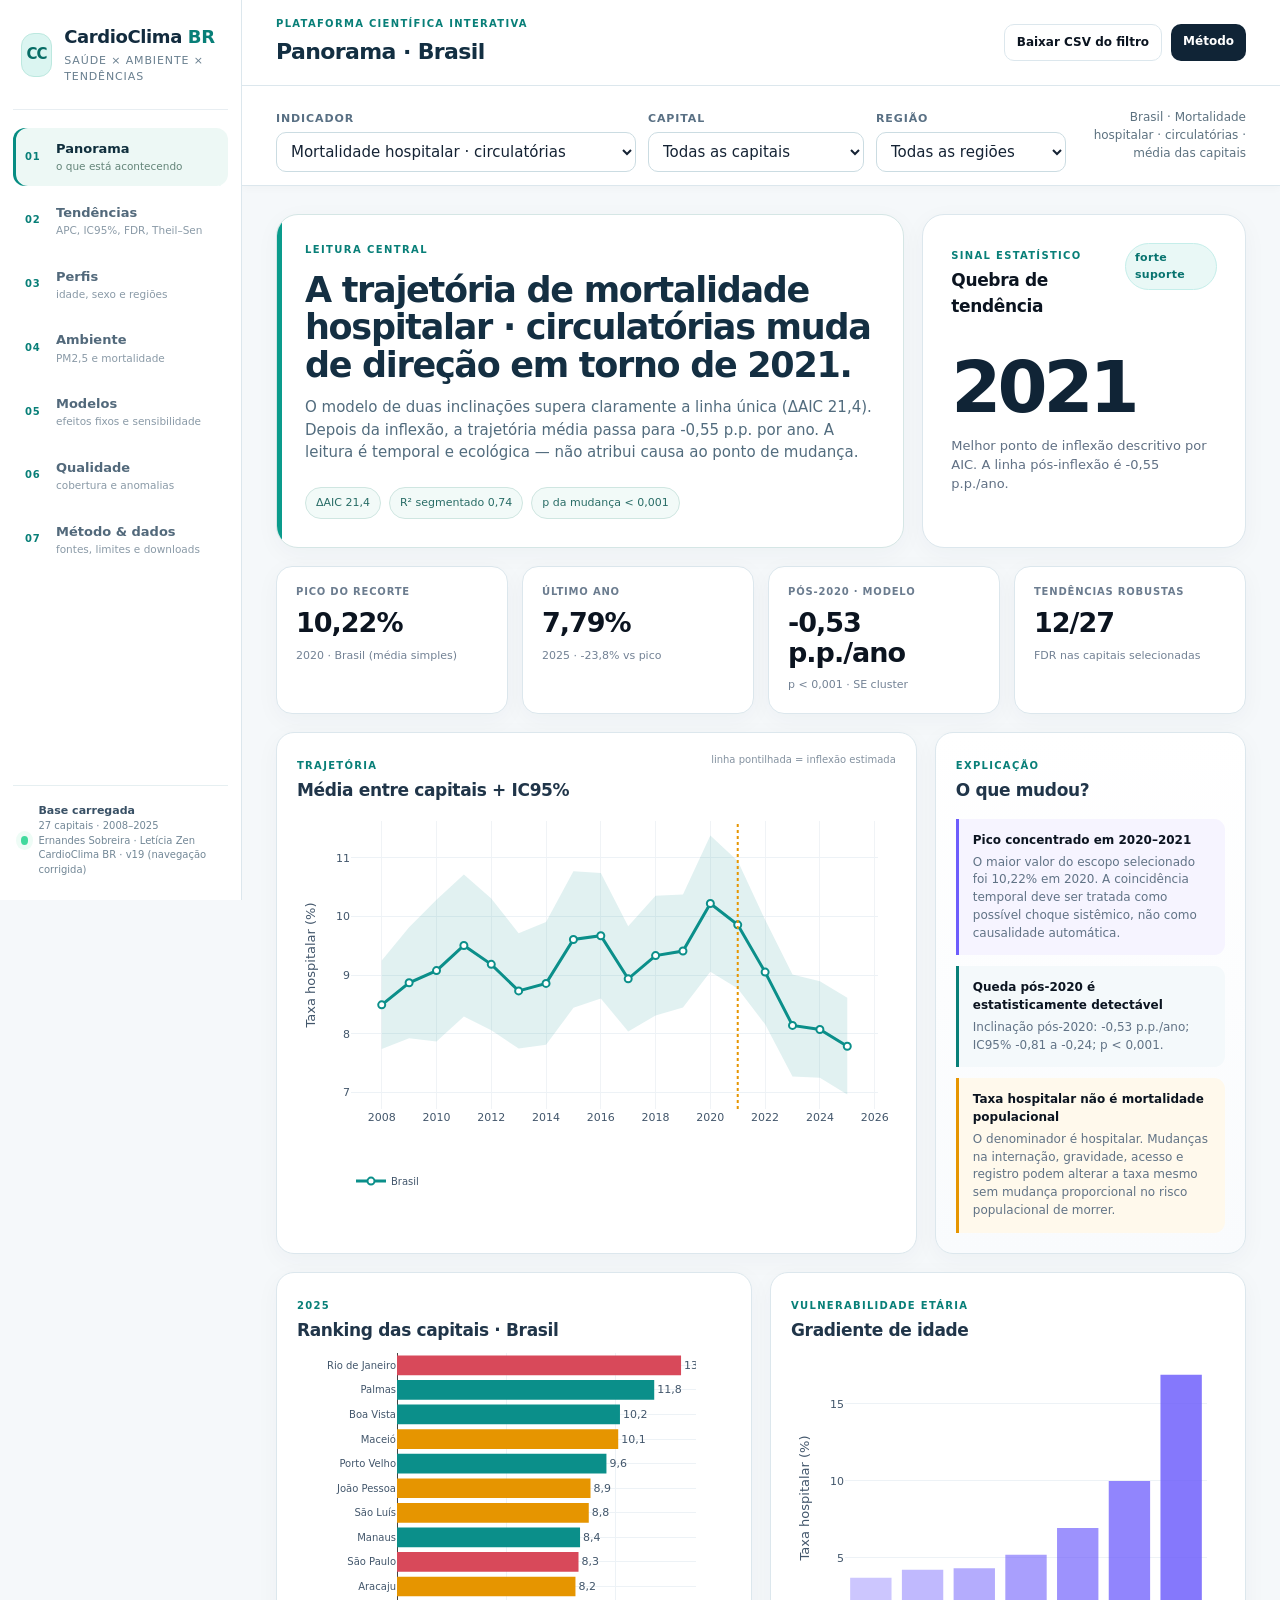
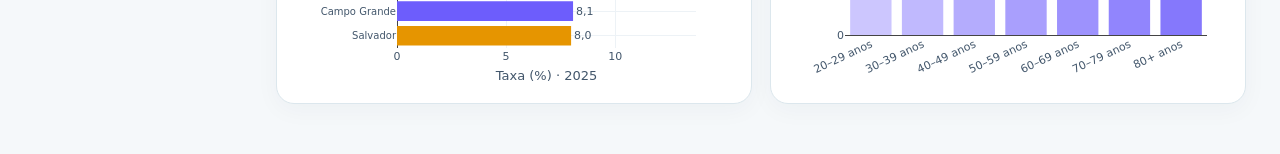
<file: index.html>
<!doctype html>
<html lang="pt-BR">
<head>
  <meta charset="utf-8">
  <meta name="viewport" content="width=device-width,initial-scale=1,viewport-fit=cover">
  <meta http-equiv="Cache-Control" content="no-cache, no-store, must-revalidate">
  <meta http-equiv="Pragma" content="no-cache">
  <meta http-equiv="Expires" content="0">
  <meta name="theme-color" content="#f5f8fa">
  <meta name="description" content="CardioClima BR — tendências da mortalidade hospitalar cardiovascular e sua relação exploratória com exposições ambientais nas capitais brasileiras.">
  <title>CardioClima BR | Mortalidade cardiovascular e ambiente</title>
  <link rel="stylesheet" href="v3/assets/style.css?v=19">
  <script defer src="https://cdn.plot.ly/plotly-2.35.2.min.js"></script>
  <script defer src="v3/assets/data-gz-part-01.js?v=19"></script>
  <script defer src="v3/assets/data-gz-part-02.js?v=19"></script>
  <script defer src="v3/assets/data-gz-part-03.js?v=19"></script>
  <script defer src="v3/assets/data-gz-part-04.js?v=19"></script>
  <script defer src="v3/assets/data-gz-part-05.js?v=19"></script>
  <script defer src="v3/assets/data-gz-part-06.js?v=19"></script>
  <script defer src="v3/assets/data-gz-part-07.js?v=19"></script>
  <script defer src="v3/assets/data-gz-part-08.js?v=19"></script>
  <script defer src="v3/assets/data-loader.js?v=19"></script>
  <script defer src="v3/assets/pm25-capitais-data.js?v=19"></script>
  <script defer src="v3/assets/scope-trends-data.js?v=19"></script>
  <script defer src="v3/assets/app-core.js?v=19"></script>
  <script defer src="v3/assets/app-modules.js?v=19"></script>
</head>
<body>
  <div class="app-shell">
    <aside class="sidebar" id="sidebar">
      <div class="brand-block">
        <div class="brand-mark" aria-hidden="true"><span>CC</span></div>
        <div>
          <div class="brand-name">CardioClima <b>BR</b></div>
          <div class="brand-sub">Saúde × ambiente × tendências</div>
        </div>
      </div>

      <nav class="nav" aria-label="Navegação principal">
        <button class="nav-item active" data-page="overview"><span class="nav-icon">01</span><span><b>Panorama</b><small>o que está acontecendo</small></span></button>
        <button class="nav-item" data-page="trends"><span class="nav-icon">02</span><span><b>Tendências</b><small>APC, IC95%, FDR, Theil–Sen</small></span></button>
        <button class="nav-item" data-page="profiles"><span class="nav-icon">03</span><span><b>Perfis</b><small>idade, sexo e regiões</small></span></button>
        <button class="nav-item" data-page="environment"><span class="nav-icon">04</span><span><b>Ambiente</b><small>PM2,5 e mortalidade</small></span></button>
        <button class="nav-item" data-page="models"><span class="nav-icon">05</span><span><b>Modelos</b><small>efeitos fixos e sensibilidade</small></span></button>
        <button class="nav-item" data-page="quality"><span class="nav-icon">06</span><span><b>Qualidade</b><small>cobertura e anomalias</small></span></button>
        <button class="nav-item" data-page="methods"><span class="nav-icon">07</span><span><b>Método & dados</b><small>fontes, limites e downloads</small></span></button>
      </nav>

      <div class="sidebar-foot">
        <span class="status-dot"></span>
        <div><b>Base carregada</b><small>27 capitais · 2008–2025</small><small>Ernandes Sobreira · Letícia Zen</small><small>CardioClima BR · v19 (navegação corrigida)</small></div>
      </div>
    </aside>

    <main class="main">
      <header class="topbar">
        <button class="mobile-menu" id="mobileMenu" aria-label="Abrir menu">☰</button>
        <div class="top-title">
          <div class="eyebrow">PLATAFORMA CIENTÍFICA INTERATIVA</div>
          <h1 id="pageTitle">Panorama nacional</h1>
        </div>
        <div class="top-actions">
          <a class="ghost-link" href="#" data-download-health="scope">Baixar CSV do filtro</a>
          <a class="primary-link" href="#methods" data-jump="methods">Método</a>
        </div>
      </header>

      <section class="global-filterbar" aria-label="Filtros globais da plataforma">
        <label><span>Indicador</span><select id="globalOutcome"></select></label>
        <label><span>Capital</span><select id="globalCapital"></select></label>
        <label><span>Região</span><select id="globalRegion"></select></label>
        <div class="filter-context" id="filterContext">Brasil · Mortalidade geral</div>
      </section>

      <div class="content">
        <section class="page active" id="page-overview">
          <div class="hero-grid">
            <article class="hero-card hero-dark">
              <div class="hero-kicker">LEITURA CENTRAL</div>
              <h2 id="heroHeadline">A série nacional muda de direção depois de 2021.</h2>
              <p id="heroNarrative">Carregando a leitura estatística…</p>
              <div class="evidence-strip" id="heroEvidence"></div>
            </article>
            <article class="hero-card hero-light">
              <div class="card-head"><div><span class="section-kicker">SINAL ESTATÍSTICO</span><h3>Quebra de tendência</h3></div><span class="confidence-badge" id="breakBadge">—</span></div>
              <div class="break-number" id="breakYear">—</div>
              <p id="breakText">—</p>
            </article>
          </div>

          <div class="kpi-grid">
            <article class="kpi-card"><span>Pico do recorte</span><strong id="kpiPeak">—</strong><small id="kpiPeakSub">—</small></article>
            <article class="kpi-card"><span>Último ano</span><strong id="kpiLatest">—</strong><small id="kpiLatestSub">—</small></article>
            <article class="kpi-card"><span>Pós-2020 · modelo</span><strong id="kpiPostSlope">—</strong><small id="kpiPostP">—</small></article>
            <article class="kpi-card"><span>Tendências robustas</span><strong id="kpiRobust">—</strong><small>FDR nas capitais selecionadas</small></article>
          </div>

          <div class="dashboard-grid two-thirds">
            <article class="panel">
              <div class="panel-head"><div><span class="section-kicker">TRAJETÓRIA</span><h3>Média entre capitais + IC95%</h3></div><div class="panel-note">linha pontilhada = inflexão estimada</div></div>
              <div class="plot tall" id="overviewTrend"></div>
            </article>
            <article class="panel insight-panel">
              <div class="panel-head"><div><span class="section-kicker">EXPLICAÇÃO</span><h3>O que mudou?</h3></div></div>
              <div id="insightCards" class="insight-list"></div>
            </article>
          </div>

          <div class="dashboard-grid equal">
            <article class="panel"><div class="panel-head"><div><span class="section-kicker" id="overviewRankYear">2025</span><h3 id="overviewRankTitle">Ranking das capitais</h3></div></div><div class="plot" id="overviewRanking"></div></article>
            <article class="panel"><div class="panel-head"><div><span class="section-kicker">VULNERABILIDADE ETÁRIA</span><h3>Gradiente de idade</h3></div></div><div class="plot" id="overviewAge"></div></article>
          </div>
        </section>

        <section class="page" id="page-trends">
          <div class="section-intro">
            <div><span class="section-kicker">TENDÊNCIA ≠ DOIS PONTOS</span><h2>Quanto a taxa muda por ano — e com que confiança?</h2><p>Para uma capital individual: inclinação linear com erro HAC(1), APC log-linear, Theil–Sen e FDR de Benjamini–Hochberg entre capitais. Em “Todas as capitais”, a série é a média anual das capitais do escopo selecionado e recebe uma tendência própria; o FDR não se aplica ao agregado.</p></div>
            <div class="method-chip">2008–2025 · até 18 anos por série</div>
          </div>

          <div class="dashboard-grid two-thirds">
            <article class="panel"><div class="panel-head"><div><span class="section-kicker">ESCOPO SELECIONADO</span><h3 id="capitalTrendTitle">—</h3></div><span id="capitalTrendBadge" class="trend-badge">—</span></div><div class="plot tall" id="capitalTrendPlot"></div></article>
            <article class="panel metric-stack" id="capitalTrendMetrics"></article>
          </div>

          <article class="panel">
            <div class="panel-head"><div><span class="section-kicker" id="trendForestScope">27 CAPITAIS</span><h3>Inclinação anual e IC95%</h3></div><div class="panel-note">capitais do escopo · ordenado pela inclinação</div></div>
            <div class="plot xl" id="slopeForest"></div>
          </article>

          <article class="panel table-panel">
            <div class="panel-head"><div><span class="section-kicker">AUDITORIA ESTATÍSTICA</span><h3>Tabela de tendências</h3></div><input id="trendSearch" class="search" type="search" placeholder="Buscar capital…"></div>
            <div class="table-wrap"><table><thead><tr><th>Capital</th><th>APC %/ano</th><th>Inclinação</th><th>IC95%</th><th>p (HAC)</th><th>q (FDR)</th><th>Theil–Sen</th><th>Classificação</th></tr></thead><tbody id="trendTableBody"></tbody></table></div>
          </article>
        </section>

        <section class="page" id="page-profiles">
          <div class="section-intro"><div><span class="section-kicker">QUEM CONCENTRA AS MAIORES TAXAS?</span><h2>Perfis demográficos e regionais</h2><p>Os gráficos de sexo, idade e raça/cor comparam grupos definidos e, portanto, não mudam com o indicador do topo; capital e região filtram esses painéis. A trajetória regional acompanha o indicador selecionado. A cobertura de raça/cor é calculada no recorte.</p></div></div>
          <div class="dashboard-grid equal">
            <article class="panel"><div class="panel-head"><div><span class="section-kicker">IDADE</span><h3>Curvas etárias: 2008 × 2020 × 2025</h3></div></div><div class="plot tall" id="ageProfile"></div></article>
            <article class="panel"><div class="panel-head"><div><span class="section-kicker">SEXO</span><h3>Masculino × feminino</h3></div></div><div class="plot tall" id="sexTrend"></div></article>
          </div>
          <article class="panel"><div class="panel-head"><div><span class="section-kicker">REGIÕES</span><h3 id="regionTrendTitle">Trajetórias regionais</h3></div><div class="panel-note">média simples das capitais da região</div></div><div class="plot tall" id="regionTrend"></div></article>
          <article class="panel"><div class="panel-head"><div><span class="section-kicker">RAÇA/COR</span><h3>Cobertura antes da interpretação</h3></div></div><div class="race-warning" id="raceWarning"></div><div class="plot" id="raceCoverage"></div></article>
        </section>

        <section class="page" id="page-environment">
          <div class="section-intro"><div><span class="section-kicker">MÓDULO AMBIENTAL — COBERTURA NACIONAL</span><h2>PM2,5 × saúde nas 27 capitais brasileiras</h2><p>Base diária CAMS/EAC4, agregada de 2008 a 2024. Os gráficos descritivos acompanham a capital e a região selecionadas no topo. Os modelos de efeitos fixos disponíveis são nacionais; filtros locais não geram novas estimativas inferenciais.</p></div><div class="method-chip amber">ecológico · não causal</div></div>

          <div class="env-controls">
            <label><span>Exposição PM2,5</span><select id="envExposure"></select></label>
            <label><span>Grupo / indicador de saúde</span><select id="envOutcome"></select></label>
            <button type="button" class="env-run" id="envRun">ATUALIZAR ANÁLISE</button>
            <div class="env-run-status" id="envRunStatus">Selecione a exposição e o indicador de saúde para atualizar os gráficos.</div>
          </div>

          <div class="dashboard-grid two-thirds">
            <article class="panel"><div class="panel-head"><div><span class="section-kicker" id="envScatterScope">27 CAPITAIS · 2008–2024</span><h3 id="envScatterTitle">PM2,5 × saúde</h3></div><span class="confidence-badge" id="envSig">—</span></div><div class="plot tall" id="envScatter"></div></article>
            <article class="panel metric-stack" id="envMetrics"></article>
          </div>

          <div class="dashboard-grid equal">
            <article class="panel"><div class="panel-head"><div><span class="section-kicker">TRAJETÓRIA AMBIENTAL</span><h3>PM2,5 por região</h3></div><div class="panel-note">média das capitais de cada região</div></div><div class="plot" id="envRegionTrend"></div></article>
            <article class="panel"><div class="panel-head"><div><span class="section-kicker" id="envRankScope">27 CAPITAIS · 2024</span><h3 id="envRankingTitle">Ranking da exposição</h3></div></div><div class="plot" id="envCapitalRanking"></div></article>
          </div>

          <article class="panel" id="envPanelSummary">
            <div class="panel-head"><div><span class="section-kicker">MODELO LONGITUDINAL</span><h3 id="envPanelSummaryTitle">Efeitos fixos de capital e ano</h3></div><span class="confidence-badge" id="envPanelSig">—</span></div>
            <div class="model-narrative" id="envPanelSummaryBody"></div>
          </article>

          <article class="panel caveat-panel"><div class="caveat-icon">!</div><div><h3>Como ler o módulo ambiental</h3><p id="envCaveat">—</p></div></article>
        </section>

        <section class="page" id="page-models">
          <div class="scope-note" id="modelScopeNotice" role="status">Este painel apresenta modelos nacionais pré-calculados.</div>
          <div class="section-intro"><div><span class="section-kicker">MODELOS PARA EXPLICAR A CURVA</span><h2>Segmentação temporal e sensibilidade</h2><p>O modelo segmentado usa efeitos fixos de capital e erros-padrão agrupados por capital. O objetivo é distinguir tendência antes de 2020, mudança de nível em 2020 e inclinação depois de 2020.</p></div></div>
          <article class="panel"><div class="panel-head"><div><span class="section-kicker">MODELO SEGMENTADO</span><h3>Inclinação pré e pós-2020</h3></div></div><div class="plot xl" id="segmentedForest"></div></article>
          <div class="dashboard-grid equal">
            <article class="panel"><div class="panel-head"><div><span class="section-kicker">PICO / INFLEXÃO</span><h3>Modelos comparados</h3></div></div><div id="modelNarrative" class="model-narrative"></div></article>
            <article class="panel"><div class="panel-head"><div><span class="section-kicker">SENSIBILIDADE</span><h3>PM2,5 e 80+ anos</h3></div></div><div id="sensitivityNarrative" class="model-narrative"></div></article>
          </div>
        </section>

        <section class="page" id="page-quality">
          <div class="section-intro"><div><span class="section-kicker">NÃO ESCONDER PROBLEMAS DO DADO</span><h2>Cobertura, anomalias e limites</h2><p>A cobertura compara todos os indicadores no recorte geográfico. As anomalias e a comparação entre capitais utilizam o indicador do topo; os dois seletores da comparação são independentes para permitir confrontar localidades diferentes.</p></div></div>
          <div class="dashboard-grid equal">
            <article class="panel"><div class="panel-head"><div><span class="section-kicker">COMPLETUDE DO ESCOPO</span><h3 id="coverageTitle">Cobertura por indicador</h3></div><div class="panel-note" id="coverageNote">—</div></div><div class="plot tall" id="coveragePlot"></div></article>
            <article class="panel"><div class="panel-head"><div><span class="section-kicker">SINAL DE ALERTA · ESCOPO SELECIONADO</span><h3 id="qualityAlertTitle">—</h3></div></div><div class="quality-callout"><strong id="qualityAlertValues">—</strong><span id="qualityAlertDelta">—</span><p id="qualityAlertText">—</p></div></article>
          </div>
          <article class="panel quality-compare-panel" id="qualityComparePanel">
            <div class="panel-head"><div><span class="section-kicker">COMPARAR CAPITAIS</span><h3>Duas séries lado a lado</h3></div><div class="panel-note">usa o indicador selecionado no topo</div></div>
            <div class="quality-compare-controls">
              <label><span>Capital A</span><select id="qualityCompareA"></select></label>
              <label><span>Capital B</span><select id="qualityCompareB"></select></label>
              <button type="button" class="env-run" id="qualityCompareRun">COMPARAR</button>
            </div>
            <div class="dashboard-grid two-thirds quality-compare-grid">
              <div class="plot tall" id="qualityComparePlot"></div>
              <div class="metric-stack" id="qualityCompareSummary"></div>
            </div>
          </article>

          <article class="panel table-panel"><div class="panel-head"><div><span class="section-kicker">DETECÇÃO ROBUSTA · ESCOPO SELECIONADO</span><h3 id="anomalyTableTitle">Maiores mudanças ano a ano</h3></div><div class="panel-note">modified z-score dentro de cada capital / variação absoluta</div></div><div class="table-wrap"><table><thead><tr><th>Capital</th><th>Período</th><th>Antes</th><th>Depois</th><th>Δ p.p.</th><th>z modificado</th></tr></thead><tbody id="anomalyBody"></tbody></table></div></article>
        </section>

        <section class="page" id="page-methods">
          <div class="section-intro"><div><span class="section-kicker">TRANSPARÊNCIA REPRODUTÍVEL</span><h2>Método, fontes e interpretação</h2><p>Os resultados devem ser lidos como análise ecológica de mortalidade hospitalar cardiovascular, e não como risco populacional de morte nem como efeito causal individual.</p></div></div>
          <article class="panel source-panel">
            <div class="panel-head"><div><span class="section-kicker">SOBRE A PLATAFORMA</span><h3>CardioClima BR</h3></div></div>
            <div class="source-list">
              <div><b>Desenvolvimento</b><span>Plataforma desenvolvida por <strong>Ernandes Sobreira Oliveira Junior</strong> e <strong>Letícia Carvalho Zen</strong>.</span></div>
              <div><b>Registro INPI</b><span>O software de origem <strong>Cardio BR</strong> possui Registro de Programa de Computador <strong>BR512026007006-6</strong>, expedido em 01/09/2026. Titular: <strong>Universidade do Estado de Mato Grosso (UNEMAT)</strong>. Esta plataforma <strong>CardioClima BR v18</strong> é uma evolução posterior; o registro informado não constitui um novo certificado específico para esta atualização.</span></div>
              <div><b>Objetivo</b><span>Organizar, visualizar e explorar as tendências da mortalidade hospitalar por doenças cardiovasculares nas capitais brasileiras e investigar, de forma ecológica e exploratória, possíveis relações com exposições ambientais. A plataforma busca facilitar a comparação entre capitais, regiões, grupos demográficos e períodos, além de tornar visíveis a qualidade, a cobertura e as limitações dos dados.</span></div>
              <div><b>Escopo</b><span>27 capitais brasileiras, com série de saúde de 2008 a 2025 e módulos ambientais específicos conforme a disponibilidade das bases utilizadas.</span></div>
            </div>
          </article>

          <div class="method-grid">
            <article class="method-card"><span>01</span><h3>Desfecho</h3><p>Taxa de mortalidade hospitalar por doenças do aparelho circulatório — CID-10, Capítulo IX. É um indicador condicionado às internações hospitalares e não uma taxa populacional de mortalidade.</p></article>
            <article class="method-card"><span>02</span><h3>Tendência</h3><p>Capital individual: OLS com erro HAC(1), APC log-linear e Theil–Sen; FDR de Benjamini–Hochberg entre capitais. Brasil/região: cada ponto anual é uma média simples, não ponderada, das capitais. Essa média não é a taxa nacional de mortalidade hospitalar de todos os hospitais brasileiros.</p></article>
            <article class="method-card"><span>03</span><h3>Segmentação</h3><p>Efeitos fixos de capital + termo temporal + nível em 2020 + mudança de inclinação pós-2020; erros-padrão agrupados por capital.</p></article>
            <article class="method-card"><span>04</span><h3>Ambiente</h3><p>PM2,5 diário municipal CAMS/EAC4, 2008–2024 no recorte da plataforma. Associação bruta por Pearson/Spearman e painel longitudinal com efeitos fixos de capital e ano, incluindo análise sem 2020–2021 e primeira diferença.</p></article>
          </div>
          <article class="panel source-panel">
            <div class="panel-head"><div><span class="section-kicker">FONTES</span><h3>De onde vêm os dados</h3></div></div>
            <div class="source-list">
              <div><b>Saúde — origem</b><span>Ministério da Saúde — Sistema de Informações Hospitalares do SUS (SIH/SUS), Capítulo IX da CID-10 (Doenças do aparelho circulatório). O pacote atual contém 27 capitais × 18 anos = 486 registros anuais, de 2008 a 2025.</span></div>
              <div><b>Saúde — rastreabilidade</b><span>Os metadados preservados no repositório registram a fonte SIH/SUS, o período 2008–2025 e a geração do pacote em 09/09/2026. A URL/consulta original do TabNet e a data original de download não foram preservadas no projeto; por isso a plataforma não atribui uma rota de extração não documentada.</span></div>
              <div><b>PM2,5 — fonte original</b><a href="https://doi.org/10.5281/zenodo.16374139" target="_blank" rel="noreferrer">Saldanha et al. · PM2.5 daily averages of Brazilian municipalities: 2003–2024 · Zenodo / Fundação Oswaldo Cruz · DOI 10.5281/zenodo.16374139</a></div>
              <div><b>PM2,5 — período da fonte</b><span>01/01/2003 a 31/12/2024. A fonte usa a reanálise global CAMS/EAC4 do Copernicus para calcular estatísticas zonais de PM2,5 nos limites oficiais dos municípios brasileiros.</span></div>
              <div><b>PM2,5 — arquivo usado</b><span><code>pm25_mean_mean.parquet</code> · MD5 <code>bb4031181cf7fab6c74a3eedae9ce284</code>. O arquivo contém a média diária municipal em µg/m³.</span></div>
              <div><b>PM2,5 — como foi extraído</b><span>O processamento público da fonte calcula a média horária do PM2,5 e depois a média das células que interceptam cada município. O código da fonte usa limites municipais de 2010 via <code>geobr</code>, extração zonal com <code>exactextractr</code> e conversão de kg/m³ para µg/m³.</span></div>
              <div><b>PM2,5 — recorte CardioClima</b><span>Foram filtrados os códigos IBGE das 27 capitais e as datas de 01/01/2008 a 31/12/2024. Resultado: 167.670 registros diários e 459 registros capital-ano. A partir dos dias foram calculadas média, mediana, P95, P99, máximo e porcentagens de dias acima de 15 e 25 µg/m³.</span></div>
              <div><b>Por que PM2,5 termina em 2024?</b><span>A série 2003–2024 é completa até 31/12/2024. Existe uma base separada de 2025, DOI 10.5281/zenodo.22049365, mas atualmente cobre somente 01/01/2025 a 31/08/2025; ela não foi misturada aos anos completos.</span></div>
            </div>
          </article>
          <div class="download-grid">
            <a href="#" data-download-health="scope"><b>Mortalidade · filtro selecionado</b><span>CSV · indicador, capital e região atuais</span></a>
            <a href="#" data-download-health="all"><b>Mortalidade 2008–2025 · base completa</b><span>CSV · 486 registros</span></a>
            <a href="v3/data/pm25_capitais_anual_2008_2024.csv" download><b>PM2,5 anual — 27 capitais</b><span>CSV · 459 capital-anos</span></a>
            <a href="v3/data/pm25_capitais_diario_2008_2024.csv" download><b>PM2,5 diário — 27 capitais</b><span>CSV · 167.670 registros</span></a>
          </div>
          <div class="final-note"><b>Reprodutibilidade:</b> os CSVs diário e anual de PM2,5 podem ser baixados acima. O repositório também mantém o script que baixa o Parquet do Zenodo, valida o MD5, filtra as 27 capitais e refaz as agregações e modelos. Para a saúde, a fonte e o período estão documentados, mas a consulta original de extração precisa ser recuperada para completar a cadeia de proveniência.</div>
        </section>
      </div>
    </main>
  </div>

<script>
(function(){
  function csvEscape(v){ if(v===null||v===undefined) return ''; var s=String(v); return /[",\n]/.test(s)?'"'+s.replace(/"/g,'""')+'"':s; }
  async function downloadHealth(ev){
    ev.preventDefault();
    try{
      var d=window.CARDIOCLIMA_READY?await window.CARDIOCLIMA_READY:window.CARDIOCLIMA_DATA;
      var rows=d&&d.mortality; if(!rows||!rows.length) throw new Error('Base ainda não carregada');
       var mode=ev.target.closest('[data-download-health]')?.dataset.downloadHealth||'all';
       var scope=window.CARDIOCLIMA_GET_FILTERS?window.CARDIOCLIMA_GET_FILTERS():{outcome:'Taxa mortalidade geral',capital:'ALL',region:'ALL'};
       if(mode==='scope') rows=rows.filter(r=>(scope.capital==='ALL'||r.Capital===scope.capital)&&(scope.region==='ALL'||r['Região']===scope.region));
       if(!rows.length) throw new Error('Sem dados no recorte selecionado');
      var headers=mode==='all'?Object.keys(rows[0]):['Capital','UF','Região','Ano',scope.outcome].filter((v,i,a)=>a.indexOf(v)===i);
      var csv='\ufeff'+headers.map(csvEscape).join(',')+'\n'+rows.map(r=>headers.map(h=>csvEscape(r[h])).join(',')).join('\n');
      var url=URL.createObjectURL(new Blob([csv],{type:'text/csv;charset=utf-8'}));
      var a=document.createElement('a'); a.href=url; a.download=mode==='all'?'mortalidade_capitais_2008_2025_completo.csv':'cardioclima_filtro_2008_2025.csv'; document.body.appendChild(a); a.click(); a.remove(); setTimeout(()=>URL.revokeObjectURL(url),1000);
    }catch(err){ alert('Não foi possível gerar o CSV agora: '+err.message); }
  }
  document.addEventListener('click',function(ev){ var a=ev.target.closest('[data-download-health]'); if(a) downloadHealth(ev); });
})();
</script>
</body>
</html>
</file>
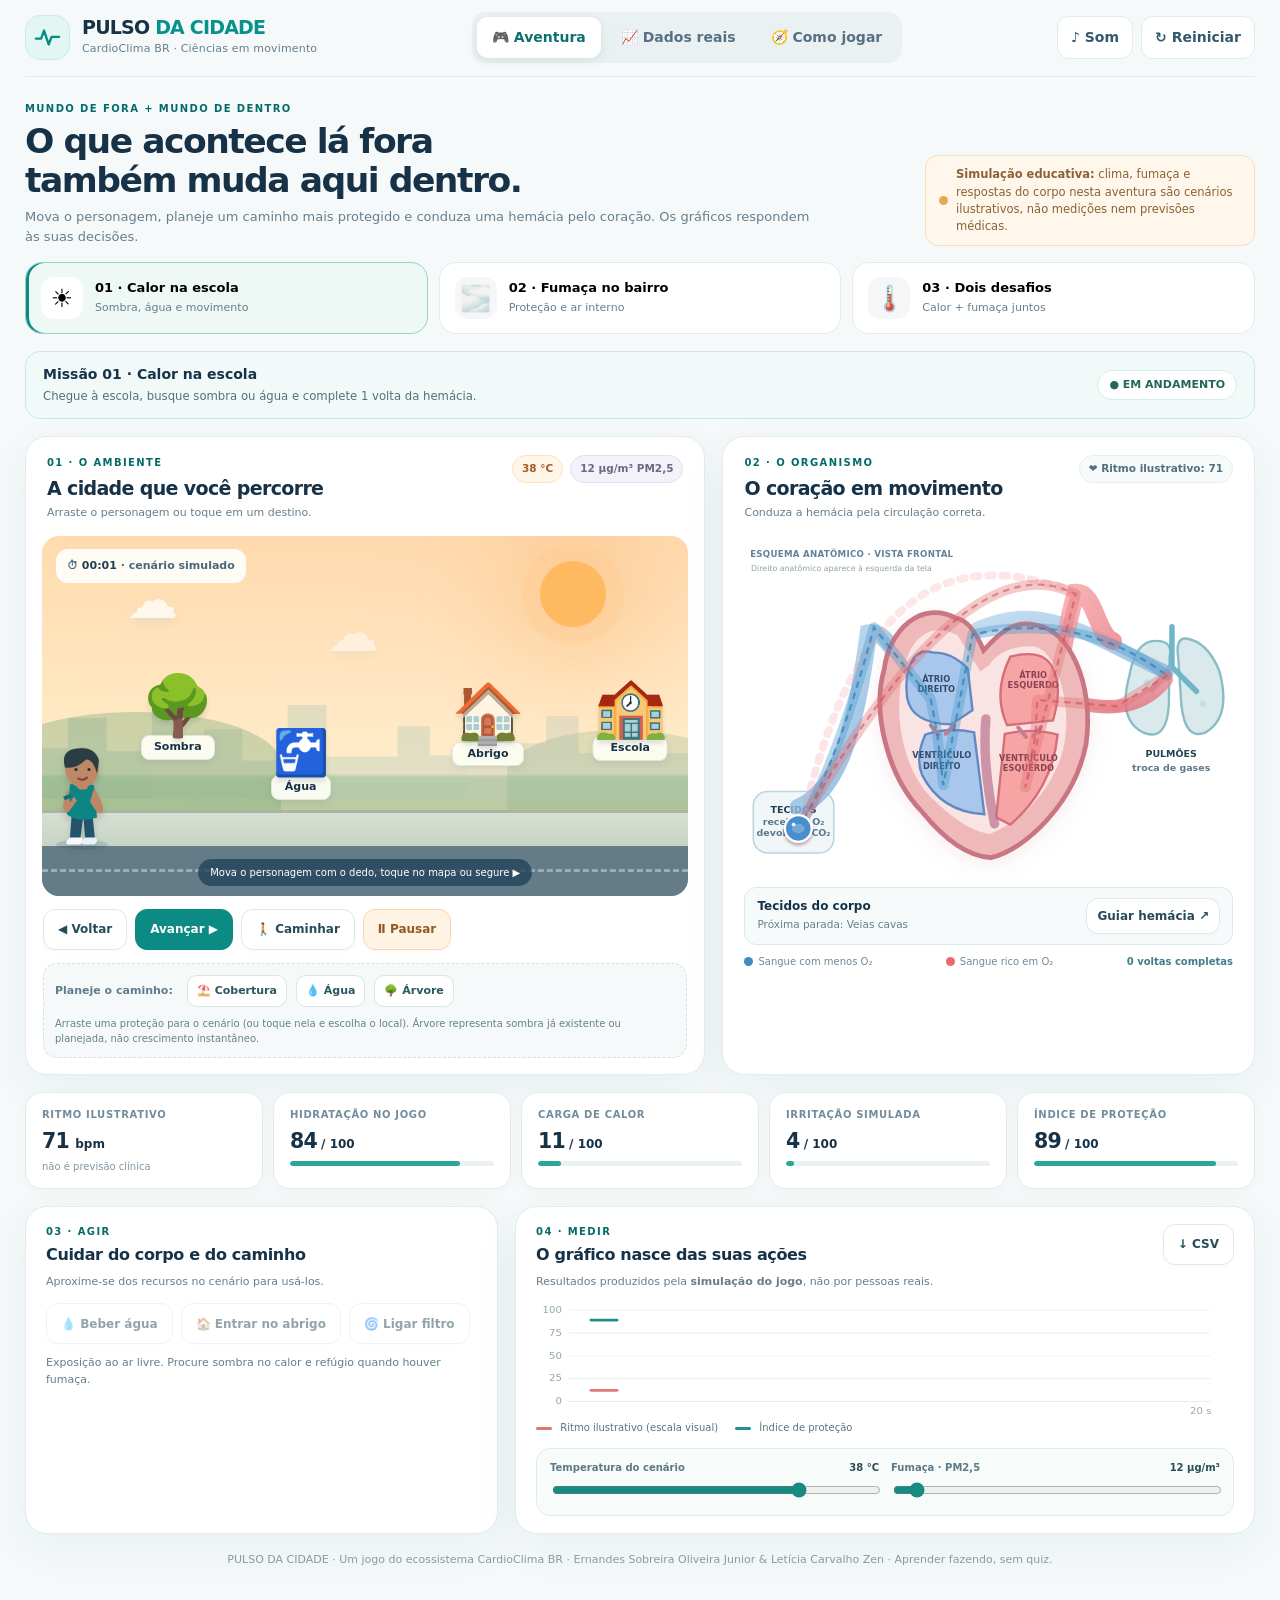
<file: jogo/index.html>
<!doctype html>
<html lang="pt-BR">
<head>
<meta charset="utf-8">
<meta name="viewport" content="width=device-width,initial-scale=1,viewport-fit=cover">
<meta name="theme-color" content="#f5f9fa">
<meta name="description" content="Pulso da Cidade — um jogo interativo de coração, calor, fumaça e ciência de dados. Um projeto educacional ligado ao CardioClima BR.">
<title>Pulso da Cidade | Um jogo CardioClima</title>
<link rel="manifest" href="./manifest.webmanifest">
<style>
:root{--bg:#f5f9fa;--ink:#173247;--muted:#667e8d;--teal:#0b8985;--teal-dark:#046b6a;--line:#e1ecee;--panel:#fff;--blue:#3679bc;--red:#e76567;--orange:#eb9b46;--shadow:0 14px 45px rgba(32,74,86,.055);--radius:22px;--header:72px}
*{box-sizing:border-box}html{scroll-behavior:smooth}body{margin:0;background:var(--bg);color:var(--ink);font:14px/1.5 ui-sans-serif,system-ui,-apple-system,"Segoe UI",Roboto,Arial,sans-serif}button,select,input{font:inherit}button{cursor:pointer}button:disabled{cursor:not-allowed;opacity:.5}a{color:var(--teal-dark)}:focus-visible{outline:3px solid #eab668;outline-offset:3px}[hidden]{display:none!important}::selection{background:#bbebe0}
.page-shell{max-width:1510px;margin:auto;padding:0 25px 46px}.topbar{display:flex;align-items:center;justify-content:space-between;gap:20px;min-height:var(--header);padding:12px 0 13px;border-bottom:1px solid var(--line)}.brand{display:flex;align-items:center;gap:12px;min-width:230px}.brand-mark{width:45px;height:45px;background:#e2f6f3;border:1px solid #caebe7;border-radius:15px;display:grid;place-items:center}.brand-mark svg{width:29px;height:29px}.brand-name{font-weight:850;font-size:19px;letter-spacing:-.8px;line-height:1.1}.brand-sub{color:var(--muted);font-size:11px;margin-top:3px;letter-spacing:.015em}.app-tabs{display:flex;align-items:center;gap:5px;background:#eaf1f2;border-radius:14px;padding:5px}.app-tab{border:0;background:transparent;color:#587080;border-radius:11px;padding:10px 15px;font-weight:750;white-space:nowrap}.app-tab.active{background:#fff;color:#0a716f;box-shadow:0 3px 11px rgba(14,51,61,.09)}.header-tools{display:flex;gap:8px}.mini-action{border:1px solid var(--line);background:#fff;border-radius:12px;padding:10px 13px;font-weight:700;color:#34596d;white-space:nowrap}.mini-action:hover{border-color:#afdbd6}.mini-action.active{background:#e8f7f3;border-color:#addbd3;color:#096e67}
.hero-intro{display:flex;align-items:end;justify-content:space-between;gap:30px;margin:24px 0 16px}.eyebrow{display:block;color:var(--teal-dark);font-weight:850;text-transform:uppercase;letter-spacing:.14em;font-size:10px}.hero-intro h1{font-size:clamp(24px,2.7vw,37px);letter-spacing:-1.5px;line-height:1.12;margin:6px 0 8px}.hero-intro p{color:var(--muted);font-size:13px;max-width:800px;margin:0}.sim-note{display:flex;gap:8px;align-items:center;background:#fff7eb;border:1px solid #f3e0bc;color:#8b6234;border-radius:13px;padding:10px 13px;font-size:11.5px;max-width:330px}.sim-note .dot{width:9px;height:9px;flex:0 0 auto;border-radius:50%;background:#e6a95a}
.missions{display:grid;grid-template-columns:repeat(3,minmax(0,1fr));gap:11px;margin:0 0 17px}.mission-tab{display:flex;text-align:left;align-items:center;gap:12px;background:#fff;border:1px solid var(--line);border-radius:17px;padding:13px 15px;min-width:0;min-height:72px;position:relative;overflow:hidden;transition:.18s}.mission-tab:hover{border-color:#9ccdc5;transform:translateY(-1px)}.mission-tab.active{background:#eef9f5;border-color:#93d4ca;box-shadow:inset 3px 0 0 var(--teal)}.mission-icon{width:42px;height:42px;border-radius:13px;display:grid;place-items:center;font-size:25px;background:#f5f6f7;flex-shrink:0}.mission-tab.active .mission-icon{background:#fff}.mission-copy{min-width:0}.mission-copy b{display:block;font-size:13px;line-height:1.25}.mission-copy small{display:block;font-size:11px;color:var(--muted);margin-top:4px;white-space:normal}.mission-medal{position:absolute;right:11px;top:8px;color:#b5812e;font-size:17px}
.goalbar{display:flex;align-items:center;justify-content:space-between;gap:18px;border:1px solid #cce7e6;background:#f1faf9;border-radius:15px;padding:12px 17px;margin-bottom:17px}.goalbar strong{display:block;font-size:14px}.goalbar small{display:block;color:#52727b;margin-top:3px}.goalbar .pill{background:white;border:1px solid #d4ece8;color:#23675c;font-size:11px;font-weight:750;padding:6px 11px;border-radius:99px;white-space:nowrap}.game-grid{display:grid;grid-template-columns:minmax(0,1.15fr) minmax(0,.9fr);gap:17px}.panel{background:var(--panel);border:1px solid var(--line);border-radius:var(--radius);box-shadow:var(--shadow);min-width:0;overflow:hidden}.panel-head{display:flex;align-items:start;justify-content:space-between;gap:10px;padding:18px 21px 14px}.panel-head h2{margin:4px 0 0;font-size:19px;letter-spacing:-.65px}.panel-head .support{color:var(--muted);font-size:11px;margin-top:3px}.panel-badges{display:flex;align-items:center;gap:7px;flex-wrap:wrap;justify-content:flex-end}.tag{border:1px solid #e5eef0;background:#f7fafb;border-radius:100px;padding:5px 9px;color:#51707e;font-size:10.5px;font-weight:750;white-space:nowrap}.tag.heat{color:#a45c28;background:#fff5e8;border-color:#ffe0bc}.tag.smoke{color:#6e6886;background:#f3f1f9;border-color:#e3deed}.panel-title-meta{max-width:330px}
/* Outside world */
.world-stage{height:360px;position:relative;isolation:isolate;overflow:hidden;margin:0 16px;border-radius:17px;background:linear-gradient(#ccebf0 0%,#e9f5f2 66%,#a6c6a0 67%,#b7d2b0 83%,#a9bba8 84%);touch-action:pan-y;user-select:none;cursor:crosshair}.world-stage::before{content:"";position:absolute;inset:0;background:linear-gradient(118deg,rgba(255,234,176,.12),transparent 52%);pointer-events:none;z-index:1}.world-stage.hot{background:linear-gradient(#ffd9ae 0%,#ffedcb 66%,#c0d2a6 67%,#b9c29e 83%,#a0ae9d 84%)}.world-stage.smoky::after{content:"";pointer-events:none;position:absolute;inset:0;z-index:7;background:linear-gradient(135deg,rgba(111,113,132,.10),rgba(99,93,117,.20));mix-blend-mode:multiply;animation:smokeShift 7s ease-in-out infinite alternate}.world-stage.hot.smoky{background:linear-gradient(#e9c5a0 0%,#f8e1bc 66%,#b5c39e 67%,#aebca4 83%,#9dab95 84%)}
@keyframes smokeShift{from{opacity:.4;transform:translateX(-12px)}to{opacity:.85;transform:translateX(12px)}}.sky-sun{position:absolute;top:7%;left:77%;width:66px;height:66px;border-radius:50%;background:#ffe093;box-shadow:0 0 0 18px rgba(255,231,170,.27),0 0 65px 33px rgba(255,224,148,.35);z-index:0;transition:.4s}.hot .sky-sun{background:#ffb960;box-shadow:0 0 0 18px #ffc88a44,0 0 85px 40px #f5a44f44}.world-cloud{position:absolute;z-index:1;color:#fff;font-size:52px;opacity:.75;filter:drop-shadow(0 4px 4px #a2c4cc55);animation:cloudDrift 10s ease-in-out infinite alternate}.cloud-a{left:13%;top:7%}.cloud-b{left:44%;top:16%;animation-delay:-5s;opacity:.5}@keyframes cloudDrift{to{transform:translateX(26px)}}.smoke-plume{position:absolute;width:170px;height:165px;top:5%;left:9%;z-index:2;opacity:0;pointer-events:none;background:radial-gradient(ellipse at 45% 50%,rgba(67,69,84,.35) 0%,rgba(72,72,84,.2) 40%,transparent 67%);filter:blur(6px);transform:rotate(12deg);animation:driftPlume 6s ease-in-out infinite alternate}.smoky .smoke-plume{opacity:1}.smoke-plume.second{left:39%;top:1%;transform:scale(.7);animation-delay:-3s}.smoke-plume.third{left:63%;top:12%;transform:scale(1.35);animation-delay:-5s}@keyframes driftPlume{to{transform:translate(30px,-18px) scale(1.18)}}
.horizon{position:absolute;inset:auto 0 27% 0;height:28%;pointer-events:none;z-index:1;background:linear-gradient(90deg,#90b4a355 0 17%,#a1baad55 17% 36%,#a8c4b855 36% 66%,#b5c4ba55 66% 100%);clip-path:polygon(0 50%,4% 50%,4% 20%,10% 20%,10% 53%,17% 53%,17% 5%,21% 5%,21% 48%,25% 48%,25% 31%,31% 31%,31% 62%,38% 62%,38% 7%,44% 7%,44% 58%,55% 58%,55% 28%,60% 28%,60% 57%,66% 57%,66% 5%,71% 5%,71% 45%,78% 45%,78% 18%,83% 18%,83% 55%,90% 55%,90% 30%,95% 30%,95% 55%,100% 55%,100% 100%,0 100%)}.scene-road{position:absolute;left:0;right:0;bottom:0;height:18%;background:#647c88;z-index:2}.scene-road::before{content:"";position:absolute;top:17%;width:100%;height:3px;background:#dae8eb}.scene-road::after{content:"";position:absolute;top:58%;left:0;right:0;border-top:3px dashed #d2dfe07f}.scene-walkway{position:absolute;left:0;right:0;top:76%;height:10%;background:linear-gradient(#d9ded2,#c6d4c6);z-index:3;border-top:3px solid #a8b7a4}.scene-hill{position:absolute;width:45%;height:29%;left:-8%;bottom:22%;background:#82ad7d66;border-radius:60% 60% 0 0;z-index:1}.scene-hill.alt{left:72%;width:35%;height:24%;background:#89b18c44}.station{position:absolute;transform:translateX(-50%);z-index:5;border:0;background:transparent;padding:0;min-width:60px;text-align:center;color:var(--ink);user-select:none;cursor:pointer}.station:hover .station-graphic,.station:focus-visible .station-graphic{transform:translateY(-4px) scale(1.04)}.station-graphic{display:block;font-size:59px;filter:drop-shadow(0px 4px 2px #14354220);transition:transform .18s;line-height:1}.station-label{display:block;background:#fffef5eF;border:1px solid #dee8dc;border-radius:8px;font-weight:750;font-size:11px;padding:3px 7px;box-shadow:0 2px 7px #38516d1c;white-space:nowrap}.tree-station{left:21%;top:39%}.water-station{left:40%;top:54%}.water-station .station-graphic{font-size:45px}.shelter-station{left:69%;top:41%}.shelter-station .station-graphic{font-size:58px}.school-station{left:91%;top:39%}.school-station .station-graphic{font-size:60px}.station.is-near .station-label{background:#e7fff4;border-color:#7dcc9c;animation:nearPulse 1.2s ease-in-out infinite alternate}@keyframes nearPulse{to{box-shadow:0 0 0 6px #6dd4a322}}
.traveler{position:absolute;top:58%;left:6%;width:68px;transform:translateX(-50%);height:105px;z-index:8;touch-action:none;cursor:grab;will-change:left;filter:drop-shadow(0 5px 3px #33515a33)}.traveler:active{cursor:grabbing}.traveler svg{height:100%;width:100%}.traveler.walking .traveler-leg{animation:legSwing .24s ease-in-out infinite alternate;transform-origin:center top}.traveler.walking .traveler-leg.leg2{animation-delay:-.24s}.traveler .shirt{fill:#0c8584}.traveler .pants{fill:#24546b}.traveler .skin{fill:#bf8765}@keyframes legSwing{to{transform:rotate(16deg)}}.traveler:focus-visible{outline:3px dashed #0b8985;border-radius:30px}.world-time{position:absolute;top:13px;left:14px;background:#ffffffdf;border:1px solid #ffffffaa;border-radius:12px;padding:8px 10px;z-index:7;color:#486877;font-size:11px;max-width:38%;font-weight:700}.world-time b{color:#203e51}.world-hint{position:absolute;left:50%;transform:translateX(-50%);bottom:10px;color:#fff;z-index:9;font-size:10px;background:#24435acb;padding:6px 12px;border-radius:99px;white-space:nowrap;max-width:90%;overflow:hidden;text-overflow:ellipsis}.added-item{position:absolute;z-index:5;transform:translate(-50%,-50%);font-size:40px;filter:drop-shadow(0 4px 5px #314b4150)}.added-item small{display:block;text-align:center;font-size:10px;background:#ffffffeb;border-radius:6px;padding:2px;color:#35606a;font-weight:800}.drag-ghost{position:absolute;z-index:11;pointer-events:none;font-size:42px;opacity:.83;transform:translate(-50%,-50%)}
.world-controls{padding:13px 17px 16px}.play-controls{display:flex;gap:8px;flex-wrap:wrap;align-items:center}.btn{background:#fff;color:#264b5b;border:1px solid #dbe8ec;border-radius:12px;padding:10px 14px;font-weight:760;font-size:12px;min-height:41px;box-shadow:0 2px 6px #13364b05}.btn:hover:not(:disabled){border-color:#8fc9c1;background:#f8fdfa}.btn.primary{background:#0c8b84;border-color:#0c8b84;color:#fff}.btn.primary:hover{background:#086f69}.btn.amber{background:#fff4e3;color:#915925;border-color:#f4d8af}.btn.selected{border-color:#099b90;background:#e8f9f4;color:#076d68}.btn.icon-only{min-width:42px;padding:10px}.control-hint{color:var(--muted);font-size:11px;margin:10px 1px 0}.tool-shelf{margin-top:13px;padding:11px;border-radius:14px;background:#f5f9f9;border:1px dashed #d0e6e4;display:flex;gap:9px;align-items:center;flex-wrap:wrap}.tool-shelf b{font-size:11px;color:#607c8c;margin-right:5px}.tool{padding:7px 9px;background:#fff;border:1px solid #d9e7e4;border-radius:10px;color:#2b5761;font-weight:700;font-size:11px;touch-action:none;cursor:grab}.tool.active{border-color:#0b8a80;background:#ddf7f0;box-shadow:0 0 0 2px #acdcd340}.tool small{color:#76949c;display:inline}.tool-caption{font-size:10px;color:#64828c;flex-basis:100%;margin-top:0}
/* Human circulation */
.heart-visual{padding:0 13px 4px;position:relative}.heart-svg{width:100%;height:auto;display:block;overflow:visible;max-height:360px;touch-action:none}.heart-muscle{filter:drop-shadow(0 6px 12px #b55f6e20);transform-origin:317px 244px;animation:beating var(--heart-period,.81s) cubic-bezier(.2,.45,.5,1) infinite}.heart-muscle .muscle-outer{fill:#efb9b9;stroke:#c97684;stroke-width:6}.heart-muscle .muscle-inner{fill:#f9e3e3}.heart-blue{fill:#a9c7ed;stroke:#6389c3;stroke-width:3}.heart-red{fill:#f6a5a4;stroke:#d56e79;stroke-width:3}.septum{fill:none;stroke:#b9748f;stroke-width:12;stroke-linecap:round;opacity:.7}@keyframes beating{0%,100%{transform:scale(1)}23%{transform:scale(1.027)}40%{transform:scale(.995)}62%{transform:scale(1.012)}}.blood-track{fill:none;stroke-width:13;stroke-linecap:round;stroke-linejoin:round;opacity:.38}.blood-track.venous{stroke:#4595c8}.blood-track.arterial{stroke:#df7275}.blood-track-over{fill:none;stroke-width:3;stroke-dasharray:6 9;stroke-linecap:round;opacity:.55;animation:pathMarch 3s linear infinite}.blood-track-over.venous{stroke:#2072b1}.blood-track-over.arterial{stroke:#d24d5c}@keyframes pathMarch{to{stroke-dashoffset:-45}}.circulatory-note{font-size:11px;fill:#658196;font-weight:750;letter-spacing:.03em}.chamber-name{fill:#344b69;font-weight:750;font-size:10.5px;pointer-events:none}.chamber-name.red{fill:#8b4354}.blood-node{cursor:pointer;touch-action:none;outline:none}.blood-node circle{fill:#ffffff00;stroke:transparent;stroke-width:1}.blood-node.is-next circle{fill:#fff8ed;stroke:#e9a842;stroke-width:2;stroke-dasharray:4 4;animation:targetGlow 1.3s ease-in-out infinite alternate}.blood-node.is-next text{fill:#9d6630}.blood-node.is-visited circle{fill:#d9f0ee;stroke:#5baea3;stroke-width:1.5;opacity:.65}.blood-node text{font-weight:720;fill:#688093;font-size:9px;pointer-events:none}.blood-node:focus-visible circle{stroke:#0b8985;stroke-width:4}.blood-node.is-next:hover circle{fill:#fff4de}@keyframes targetGlow{to{stroke-width:5;fill:#ffefcf}}#rbcAvatar{cursor:grab;touch-action:none;filter:drop-shadow(0 3px 2px #763a4370)}#rbcAvatar:active{cursor:grabbing}.rbc-disc{stroke:#fff;stroke-width:3;fill:#498fcb}.rbc-disc.oxygenated{fill:#ed6672}.rbc-core{fill:#fff6;opacity:.6}.rbc-mini{fill:#fff;stroke:#ffffffb0;stroke-width:1}.svg-label{font-size:12px;fill:#5b788a;font-weight:700}.svg-label.bold{font-weight:900;fill:#203e52}.lung-organ{fill:#d9e9ec;stroke:#88bcc3;stroke-width:3}.lung-bronchi{stroke:#6fb5c6;fill:none;stroke-width:7;stroke-linecap:round}.air-spark{fill:#b3dfea;opacity:.8;animation:breathe 2.1s ease-in-out infinite alternate}@keyframes breathe{to{transform:translateY(-7px);opacity:.45}}.valve-shape{stroke:#c87c93;stroke-width:5;fill:none;stroke-linecap:round;transform-origin:center;animation:valveOpen var(--heart-period,.81s) ease-in-out infinite}.valve-shape.secondary{animation-delay:calc(var(--heart-period,.81s) * -.5)}@keyframes valveOpen{0%,100%{opacity:.65}38%,62%{opacity:.18}}
.heart-progress{padding:0 21px 17px;display:grid;gap:9px}.heart-guide{display:flex;gap:10px;align-items:center;justify-content:space-between;padding:10px 12px;border:1px solid #dce9ec;background:#f7fafb;border-radius:12px}.heart-guide b{display:block;font-size:12px;line-height:1.2}.heart-guide small{display:block;color:var(--muted);font-size:10.5px;margin-top:3px}.heart-guide .btn{padding:8px 10px;min-height:36px;white-space:nowrap}.heart-legend{display:flex;justify-content:space-between;flex-wrap:wrap;gap:5px;color:#718795;font-size:10px}.heart-legend span{display:flex;gap:5px;align-items:center}.legend-dot{display:inline-block;width:9px;height:9px;border-radius:50%;background:#408bc1}.legend-dot.red{background:#eb6970}.heart-mini-state{font-weight:800;color:#447d89}
/* Dynamic readouts */
.stats-grid{display:grid;grid-template-columns:repeat(5,minmax(0,1fr));gap:10px;margin-top:17px}.stat-card{padding:14px 16px;border:1px solid var(--line);border-radius:17px;background:#fff;min-width:0;box-shadow:0 3px 16px #23465a07}.stat-card .stat-title{display:block;font-size:10px;font-weight:770;text-transform:uppercase;letter-spacing:.065em;color:#748b9b}.stat-card strong{display:block;font-size:clamp(17px,1.6vw,26px);line-height:1.1;letter-spacing:-.8px;margin:8px 0 6px}.stat-card strong small{font-size:12px;font-weight:700;letter-spacing:0}.stat-card .stat-sub{display:block;color:#8195a1;font-size:10px}.meter{height:5px;border-radius:5px;background:#ebf0f1;overflow:hidden;margin-top:8px}.meter span{display:block;background:#2ba79a;height:100%;width:50%;border-radius:5px;transition:width .3s}.stat-card.warning .meter span{background:#e9a24b}.stat-card.alert .meter span{background:#d96971}
.bottom-grid{display:grid;grid-template-columns:minmax(0,.78fr) minmax(0,1.22fr);gap:17px;margin-top:17px}.bottom-panel{padding:17px 20px}.bottom-panel h3{font-size:16px;letter-spacing:-.35px;margin:4px 0 7px}.bottom-panel .support{color:var(--muted);font-size:11px}.action-group{display:flex;flex-wrap:wrap;gap:8px;margin-top:13px}.action-group .btn{font-size:12px}.bottom-panel .small-note{color:#607f8d;font-size:11px;margin-top:11px}.data-head{display:flex;align-items:start;justify-content:space-between;gap:10px}.data-head button{white-space:nowrap}.live-chart{width:100%;height:120px;display:block;margin-top:10px}.chart-legend{display:flex;gap:17px;align-items:center;flex-wrap:wrap;font-size:10px;color:#587482}.chart-legend i{display:inline-block;width:16px;height:3px;border-radius:2px;vertical-align:middle;margin-right:5px}.chart-legend .l1{background:#dd766f}.chart-legend .l2{background:#278e91}.eco-control{margin-top:13px;background:#f7fbfa;border:1px solid #e0eceb;border-radius:14px;padding:11px 13px;display:grid;grid-template-columns:1fr 1fr;gap:12px}.control-field label{font-size:10px;font-weight:800;color:#5d7986;display:flex;justify-content:space-between;align-items:center}.control-field input{width:100%;accent-color:#168b80;margin-top:7px}.control-field output{font-weight:850;color:#284e5a}
/* Real data */
.real-screen{margin-top:24px}.real-hero{background:#eaf7f4;border:1px solid #cde9e3;border-radius:19px;padding:19px 22px;display:flex;align-items:center;justify-content:space-between;gap:16px}.real-hero h2{font-size:23px;letter-spacing:-.9px;margin:4px 0}.real-hero p{margin:0;font-size:12px;color:#4e767b;max-width:750px}.real-state{border:1px solid #b7dfd5;color:#146e66;border-radius:100px;background:#fff;padding:8px 13px;font-weight:800;font-size:11px;white-space:nowrap}.real-controls{display:flex;flex-wrap:wrap;align-items:end;gap:12px;background:#fff;border:1px solid var(--line);padding:16px;border-radius:15px;margin:16px 0}.real-controls label{display:flex;flex-direction:column;gap:5px;min-width:185px;font-size:11px;color:#69828e;font-weight:750}.real-controls select{background:#fbfdfd;border:1px solid #cfdfe1;border-radius:10px;padding:10px;color:#213d4d;max-width:100%;min-width:0}.real-controls .btn{margin-left:auto}.real-years{display:flex;gap:12px;align-items:center;flex:1 1 250px}.real-years label{min-width:54px}.real-years input{flex:1;accent-color:var(--teal)}.real-years output{min-width:40px;font-weight:850;color:#1b6a6b;font-size:17px}.real-panels{display:grid;grid-template-columns:1fr 1fr;gap:16px}.real-panel{padding:18px}.real-panel h3{margin:3px 0 5px;letter-spacing:-.3px;font-size:16px}.real-panel .big-value{font-size:29px;font-weight:850;margin:8px 0 2px;letter-spacing:-.8px}.real-panel .sub{color:var(--muted);font-size:11px}.data-svg{width:100%;height:auto;display:block}.real-foot{padding:15px 18px;background:#fffaf1;border:1px solid #f1dfb5;border-radius:15px;margin-top:15px;color:#755d38;font-size:12px;line-height:1.6}.sources{font-size:11px;color:#718591;display:flex;gap:15px;flex-wrap:wrap;margin-top:13px}
/* Dialogs and notifications */
#toast{position:fixed;z-index:1000;left:50%;bottom:max(22px,env(safe-area-inset-bottom));transform:translate(-50%,24px);opacity:0;pointer-events:none;transition:opacity .2s,transform .2s;background:#143b4b;color:#fff;max-width:min(94vw,650px);padding:13px 18px;border-radius:13px;font-size:12px;font-weight:710;box-shadow:0 12px 35px #18394b33;text-align:center}#toast.visible{opacity:1;transform:translate(-50%,0)}.finish-overlay{position:fixed;inset:0;background:#0e2b39a6;backdrop-filter:blur(8px);z-index:200;display:grid;place-items:center;padding:20px}.finish-card{width:min(510px,100%);border-radius:26px;background:white;box-shadow:0 25px 80px #00192835;padding:30px;text-align:center}.finish-emoji{font-size:52px}.finish-card h2{font-size:27px;letter-spacing:-1px;margin:11px 0 8px}.finish-card p{color:#617b87;font-size:13px}.finish-stats{display:grid;grid-template-columns:1fr 1fr 1fr;gap:8px;margin:18px 0}.finish-stats div{background:#f5faf9;border-radius:13px;padding:12px 6px}.finish-stats strong{display:block;font-size:21px}.finish-stats small{font-size:10px;color:#65828b}.finish-buttons{display:flex;gap:10px;justify-content:center}.finish-buttons .btn{flex:1}
dialog{border:1px solid #d7e7e8;border-radius:22px;box-shadow:0 25px 90px #0f304754;width:min(700px,94vw);max-height:85dvh;overflow:auto;padding:26px;color:var(--ink)}dialog::backdrop{background:rgba(9,37,53,.56);backdrop-filter:blur(4px)}dialog h2{font-size:24px;letter-spacing:-1px;margin:5px 0 10px}dialog h3{font-size:15px;margin:22px 0 5px}dialog p{font-size:13px;color:#4e6d7b;line-height:1.65}dialog li{font-size:13px;color:#486775;margin-bottom:8px}.dialog-top{display:flex;gap:10px;justify-content:space-between;align-items:start}.dialog-top button{background:#f1f6f6;border:0;width:35px;height:35px;border-radius:10px;color:#4e6b7c;font-size:19px}.readers{background:#f3faf9;border-radius:12px;padding:12px 16px;font-size:12px;line-height:1.65;color:#446d73}.footnote{text-align:center;margin-top:18px;color:#879aa3;font-size:11px}
@media(max-width:1200px){.page-shell{padding-left:16px;padding-right:16px}.game-grid{grid-template-columns:1fr 1fr}.world-stage{height:325px}.heart-svg{max-height:325px}.stats-grid{grid-template-columns:repeat(3,minmax(0,1fr))}}
@media(max-width:950px){.game-grid,.bottom-grid{grid-template-columns:1fr}.world-stage{height:350px}.heart-svg{max-height:370px}.heart-visual{max-width:700px;margin:auto}.topbar{flex-wrap:wrap}.app-tabs{order:3;width:100%;justify-content:center}.hero-intro{align-items:start}.real-panels{grid-template-columns:1fr}.stats-grid{grid-template-columns:repeat(5,minmax(0,1fr))}}
@media(max-width:650px){:root{--header:64px}.page-shell{padding:0 11px 30px}.topbar{gap:8px;min-height:60px}.brand{min-width:0;gap:8px}.brand-mark{width:37px;height:37px;border-radius:12px}.brand-name{font-size:16px}.brand-sub{font-size:9px}.app-tabs{padding:4px;gap:2px}.app-tab{padding:9px 9px;font-size:11.5px;flex:1}.header-tools{gap:5px}.mini-action{padding:8px;font-size:11px}.hero-intro{flex-direction:column;gap:10px;margin:18px 2px 13px}.hero-intro h1{font-size:26px}.hero-intro p{font-size:12px}.sim-note{max-width:none;width:100%;padding:8px 11px}.missions{grid-template-columns:repeat(3,minmax(0,1fr));gap:6px}.mission-tab{padding:9px 6px;min-height:94px;flex-direction:column;gap:5px;text-align:center;border-radius:12px;justify-content:center}.mission-icon{width:32px;height:32px;font-size:21px;border-radius:10px}.mission-copy b{font-size:10.5px}.mission-copy small{font-size:9px;margin-top:2px}.mission-medal{right:5px;top:2px;font-size:12px}.goalbar{align-items:start;gap:6px;padding:10px 12px}.goalbar strong{font-size:12px}.goalbar small{font-size:10px}.goalbar .pill{font-size:9px;padding:4px 6px}.panel{border-radius:17px}.panel-head{padding:13px 13px 10px}.panel-head h2{font-size:17px}.panel-badges{gap:3px}.tag{font-size:9px;padding:4px 6px}.world-stage{height:295px;margin:0 7px;border-radius:13px}.station-graphic{font-size:38px!important}.station-label{font-size:8.5px;padding:2px 3px}.station{min-width:49px}.tree-station{top:50%}.water-station{top:62%}.shelter-station{top:54%}.school-station{top:51%}.traveler{height:75px;width:51px;top:67%}.world-time{max-width:55%;font-size:9px;padding:5px 7px}.world-hint{font-size:9px}.world-controls{padding:10px 12px}.play-controls{gap:5px}.btn{font-size:11px;padding:9px 10px;min-height:38px}.tool-shelf{gap:6px;padding:8px}.tool{padding:6px 8px;font-size:10px}.tool-shelf b{width:100%;margin:0}.heart-visual{padding:0 4px}.heart-svg{max-height:none}.heart-progress{padding:0 12px 13px}.heart-guide{padding:8px 10px}.heart-guide .btn{padding:8px;font-size:10px}.stats-grid{gap:6px;grid-template-columns:repeat(3,minmax(0,1fr));margin-top:11px}.stat-card{padding:10px 10px;border-radius:12px}.stat-card strong{font-size:18px}.stat-card .stat-title{font-size:9px}.stat-card .stat-sub{font-size:9px}.stat-card:nth-child(4),.stat-card:nth-child(5){grid-column:span 1}.bottom-grid{gap:11px;margin-top:11px}.bottom-panel{padding:12px 14px}.bottom-panel h3{font-size:15px}.eco-control{grid-template-columns:1fr 1fr;padding:8px}.real-hero{padding:14px;align-items:start;flex-direction:column}.real-hero h2{font-size:20px}.real-controls{padding:11px;gap:9px}.real-controls label{flex:1 1 145px;min-width:0}.real-controls .btn{margin-left:0}.real-years{flex:1 1 100%}.real-panel{padding:13px}dialog{padding:17px}.finish-card{padding:20px 15px}.finish-card h2{font-size:22px}.finish-stats strong{font-size:17px}}
@media(prefers-reduced-motion:reduce){*,*:before,*:after{animation-duration:.001ms!important;transition-duration:.001ms!important;scroll-behavior:auto!important}}
</style>
</head>
<body>
<div class="page-shell">
<header class="topbar">
 <div class="brand"><div class="brand-mark" aria-hidden="true"><svg viewBox="0 0 50 50" fill="none"><path d="M5 27H14L19 13L27 37L32 24H45" stroke="#078b83" stroke-width="4" stroke-linecap="round" stroke-linejoin="round"/></svg></div><div><div class="brand-name">PULSO <span style="color:#07938c">DA CIDADE</span></div><div class="brand-sub">CardioClima BR · Ciências em movimento</div></div></div>
 <nav class="app-tabs" aria-label="Modos do jogo"><button class="app-tab active" id="tabGame" aria-pressed="true">🎮 Aventura</button><button class="app-tab" id="tabReal" aria-pressed="false">📈 Dados reais</button><button class="app-tab" id="tabGuide" aria-pressed="false">🧭 Como jogar</button></nav>
 <div class="header-tools"><button class="mini-action" id="soundToggle" aria-pressed="false" title="Ativar ou desativar batimentos sonoros">♪ Som</button><button class="mini-action" id="restartButton" title="Recomeçar esta missão">↻ Reiniciar</button></div>
</header>
<main>
<div id="gameScreen">
<section class="hero-intro"><div><span class="eyebrow">MUNDO DE FORA + MUNDO DE DENTRO</span><h1>O que acontece lá fora<br>também muda aqui dentro.</h1><p>Mova o personagem, planeje um caminho mais protegido e conduza uma hemácia pelo coração. Os gráficos respondem às suas decisões.</p></div><div class="sim-note"><span class="dot"></span><span><strong>Simulação educativa:</strong> clima, fumaça e respostas do corpo nesta aventura são cenários ilustrativos, não medições nem previsões médicas.</span></div></section>
<section class="missions" aria-label="Escolher missão">
 <button class="mission-tab active" data-mission="heat" aria-pressed="true"><span class="mission-icon" aria-hidden="true">☀️</span><span class="mission-copy"><b>01 · Calor na escola</b><small>Sombra, água e movimento</small></span><span class="mission-medal" data-medal="heat"></span></button>
 <button class="mission-tab" data-mission="smoke" aria-pressed="false"><span class="mission-icon" aria-hidden="true">🌫️</span><span class="mission-copy"><b>02 · Fumaça no bairro</b><small>Proteção e ar interno</small></span><span class="mission-medal" data-medal="smoke"></span></button>
 <button class="mission-tab" data-mission="both" aria-pressed="false"><span class="mission-icon" aria-hidden="true">🌡️</span><span class="mission-copy"><b>03 · Dois desafios</b><small>Calor + fumaça juntos</small></span><span class="mission-medal" data-medal="both"></span></button>
</section>
<div class="goalbar"><div><strong id="missionTitle">Missão 01 · Caminho da escola</strong><small id="missionObjective">Chegue à escola, aproveitando a sombra e o bebedouro.</small></div><span class="pill" id="missionState">● EM ANDAMENTO</span></div>
<div class="game-grid">
 <article class="panel"><div class="panel-head"><div class="panel-title-meta"><span class="eyebrow">01 · O AMBIENTE</span><h2>A cidade que você percorre</h2><div class="support">Arraste o personagem ou toque em um destino.</div></div><div class="panel-badges"><span class="tag heat" id="worldTempTag">38 °C</span><span class="tag smoke" id="worldSmokeTag">12 µg/m³ PM2,5</span></div></div>
  <div class="world-stage hot" id="worldStage" aria-label="Cenário interativo de uma cidade com árvores, bebedouro, abrigo, escola e personagem arrastável">
   <div class="sky-sun"></div><div class="world-cloud cloud-a">☁</div><div class="world-cloud cloud-b">☁</div><div class="smoke-plume"></div><div class="smoke-plume second"></div><div class="smoke-plume third"></div><div class="horizon"></div><div class="scene-hill"></div><div class="scene-hill alt"></div><div class="scene-walkway"></div><div class="scene-road"></div>
   <span class="world-time" id="worldTime">⏱ <b>00:00</b> · simulador</span>
   <button class="station tree-station" data-station="tree" title="Sombra: aproxime-se e diminua a exposição ao calor"><span class="station-graphic">🌳</span><span class="station-label">Sombra</span></button>
   <button class="station water-station" data-station="water" title="Bebedouro: aproxime-se e use o botão beber água"><span class="station-graphic">🚰</span><span class="station-label">Água</span></button>
   <button class="station shelter-station" data-station="shelter" title="Abrigo: entre para se proteger da fumaça"><span class="station-graphic">🏠</span><span class="station-label">Abrigo</span></button>
   <button class="station school-station" data-station="school" title="Escola: destino da missão de calor"><span class="station-graphic">🏫</span><span class="station-label">Escola</span></button>
   <div id="placedObjects"></div>
   <div class="traveler" id="traveler" tabindex="0" role="slider" aria-label="Personagem. Use setas esquerda e direita para caminhar." aria-valuemin="0" aria-valuemax="100" aria-valuenow="6" style="left:6%">
    <svg viewBox="0 0 68 104" aria-hidden="true"><ellipse cx="35" cy="99" rx="26" ry="5" fill="#295567" opacity=".17"/><g class="traveler-leg"><path class="pants" d="M25 65 L23 91 Q22 96 27 96 L33 96 L37 65Z"/><path d="M23 92 L35 92 Q38 97 33 99 H20 Q17 97 23 92Z" fill="#f5f9f8"/></g><g class="traveler-leg leg2"><path class="pants" d="M36 65 L38 92 Q38 96 43 96 L48 94 L45 65Z"/><path d="M38 92 L49 92 Q52 97 47 99 H36 Q33 97 38 92Z" fill="#eaf1f4"/></g><path class="shirt" d="M23 39 Q34 34 47 40 L50 72 Q33 78 20 69Z"/><path class="skin" d="M21 43 Q16 55 16 62 Q17 67 22 66 L30 55 L27 51 L23 57Z"/><path class="skin" d="M47 43 Q53 50 56 62 Q57 67 52 68 Q48 65 43 56Z"/><rect x="30" y="31" width="11" height="13" rx="4" class="skin"/><ellipse cx="35" cy="22" rx="17" ry="20" class="skin"/><path d="M18 22 Q13 4 31 3 Q48 1 52 15 L50 28 Q46 13 39 14 Q29 24 18 22" fill="#293d43"/><circle cx="29" cy="24" r="1.6" fill="#1d343b"/><circle cx="42" cy="24" r="1.6" fill="#1d343b"/><path d="M31 33 Q36 36 40 32" fill="none" stroke="#70443d" stroke-width="1.8" stroke-linecap="round"/><path d="M17 53 L24 50" stroke="#0b7271" stroke-width="4"/></svg>
   </div>
   <div class="world-hint" id="worldHint">Toque no chão para caminhar · ou arraste o personagem</div>
  </div>
  <div class="world-controls">
   <div class="play-controls"><button class="btn" id="goLeft" title="Manter pressionado para voltar">◀ Voltar</button><button class="btn primary" id="goRight" title="Manter pressionado para avançar">Avançar ▶</button><button class="btn" id="paceBtn" aria-pressed="false">🚶 Caminhar</button><button class="btn amber" id="pauseBtn">Ⅱ Pausar</button></div>
   <div class="tool-shelf" aria-label="Ferramentas de planejamento urbano"><b>Planeje o caminho:</b><button class="tool" data-tool="shade" draggable="true" title="Arraste para o cenário ou selecione e toque em um local">⛱️ Cobertura</button><button class="tool" data-tool="water" draggable="true" title="Arraste para o cenário ou selecione e toque em um local">💧 Água</button><button class="tool" data-tool="tree" draggable="true" title="Planejar cobertura arbórea no cenário">🌳 Árvore</button><span class="tool-caption">Arraste uma proteção para o cenário (ou toque nela e escolha o local). Árvore representa sombra já existente ou planejada, não crescimento instantâneo.</span></div>
  </div>
 </article>
 <article class="panel"><div class="panel-head"><div><span class="eyebrow">02 · O ORGANISMO</span><h2>O coração em movimento</h2><div class="support">Conduza a hemácia pela circulação correta.</div></div><div class="panel-badges"><span class="tag" id="heartRateTag">❤ Ritmo ilustrativo: 72</span></div></div>
  <div class="heart-visual">
  <svg class="heart-svg" id="heartSvg" viewBox="0 0 640 440" role="img" aria-label="Coração esquemático interativo. Mostra átrios e ventrículos direitos à esquerda da imagem, esquerdos à direita, vasos e pulmões. Acompanhe o sangue e arraste a hemácia até o próximo ponto iluminado.">
   <defs><linearGradient id="heartWarm" x1="0" y1="0" x2="1" y2="1"><stop stop-color="#f8cdcb"/><stop offset="1" stop-color="#e7a1b0"/></linearGradient><linearGradient id="blueTube" x1="0" y1="0" x2="1" y2="1"><stop stop-color="#b9dcf1"/><stop offset="1" stop-color="#679bd1"/></linearGradient><linearGradient id="redTube" x1="0" y1="0" x2="1" y2="1"><stop stop-color="#ffb6b3"/><stop offset="1" stop-color="#df6878"/></linearGradient></defs>
   <text x="18" y="27" class="circulatory-note">ESQUEMA ANATÔMICO · VISTA FRONTAL</text>
   <text x="19" y="44" style="font-size:10px;fill:#8fa0ab">Direito anatômico aparece à esquerda da tela</text>
   <!-- Pulmões / tecidos -->
   <g id="lungGroup"><path class="lung-organ" d="M533 133 Q507 132 499 177 Q484 233 516 249 Q546 262 549 215 L550 154 Q555 133 533 133Z"/><path class="lung-organ" d="M571 130 Q598 134 613 171 Q629 229 596 249 Q570 260 565 215 L561 155 Q557 129 571 130Z"/><path class="lung-bronchi" d="M553 115 V165 M552 165 L528 195 M552 165 L584 197"/><circle class="air-spark" cx="521" cy="186" r="4"/><circle class="air-spark" cx="592" cy="213" r="4"/><text x="552" y="280" text-anchor="middle" class="svg-label bold">PULMÕES</text><text x="552" y="298" text-anchor="middle" class="svg-label">troca de gases</text></g>
   <g><rect x="22" y="324" width="102" height="78" rx="18" fill="#f1f7f9" stroke="#bbd4dd" stroke-width="2"/><text x="73" y="351" text-anchor="middle" class="svg-label bold">TECIDOS</text><text x="73" y="366" text-anchor="middle" class="svg-label">recebem O₂</text><text x="73" y="380" text-anchor="middle" class="svg-label">devolvem CO₂</text></g>
   <!-- Smooth vessel fields under the schematic; arrows are decorative indicators, not literal anatomy geometry -->
   <path d="M79 344 C129 324 151 252 168 123 C191 118 201 157 237 182" fill="none" stroke="url(#blueTube)" stroke-width="22" stroke-linecap="round" opacity=".8"/>
   <path d="M260 307 C210 279 211 167 308 117 C389 80 445 126 546 173" fill="none" stroke="url(#blueTube)" stroke-width="18" stroke-linecap="round" opacity=".74"/>
   <path d="M546 182 C516 220 468 230 385 195" fill="none" stroke="url(#redTube)" stroke-width="17" stroke-linecap="round" opacity=".8"/>
   <path d="M363 313 C398 258 411 143 431 72 C456 70 457 126 478 133" fill="none" stroke="url(#redTube)" stroke-width="23" stroke-linecap="round" opacity=".82"/>
   <path d="M431 72 C310 26 166 24 89 343" fill="none" stroke="url(#redTube)" stroke-width="10" stroke-linecap="round" opacity=".25" stroke-dasharray="6 12"/>
   <!-- heart muscle + chambers -->
   <g class="heart-muscle" id="heartMuscle"><path class="muscle-outer" d="M279 104 C235 81 194 119 188 169 C173 221 190 303 237 351 Q281 405 323 408 C368 398 430 337 444 264 C455 188 422 117 380 113 C350 106 333 125 314 145 Q298 107 279 104Z" fill="url(#heartWarm)"/><path class="muscle-inner" d="M281 126 C243 107 219 133 211 176 C199 233 214 301 251 335 Q292 375 322 378 C373 357 413 305 418 252 C424 201 402 138 374 140 Q337 140 321 164 L310 172Z"/>
    <path class="heart-blue" d="M250 148 C224 140 213 169 217 205 Q223 238 273 239 L300 221 L294 168 Q273 147 250 148Z"/><path class="heart-blue" d="M240 252 Q269 242 302 249 L315 353 Q260 350 236 303 Q227 281 240 252Z"/>
    <path class="heart-red" d="M348 153 Q392 142 403 170 Q414 194 402 234 L344 240 Q325 199 348 153Z"/><path class="heart-red" d="M341 251 Q376 243 408 252 Q401 321 348 366 L330 357Z"/>
    <path class="septum" d="M317 232 Q312 288 328 365"/>
    <path class="valve-shape" d="M247 240 l10 12 m20 -13 l-11 12"/><path class="valve-shape secondary" d="M358 243 l10 12 m19 -13 l-10 12"/>
    <text x="254" y="185" text-anchor="middle" class="chamber-name">ÁTRIO</text><text x="254" y="198" text-anchor="middle" class="chamber-name">DIREITO</text><text x="261" y="281" text-anchor="middle" class="chamber-name">VENTRÍCULO</text><text x="261" y="295" text-anchor="middle" class="chamber-name">DIREITO</text>
    <text x="377" y="180" text-anchor="middle" class="chamber-name red">ÁTRIO</text><text x="377" y="193" text-anchor="middle" class="chamber-name red">ESQUERDO</text><text x="371" y="285" text-anchor="middle" class="chamber-name red">VENTRÍCULO</text><text x="371" y="298" text-anchor="middle" class="chamber-name red">ESQUERDO</text>
   </g>
   <!-- Guided circulation path: conceptual placements, vessels connect in correct sequence. -->
   <path class="blood-track venous" d="M79 371 Q128 291 175 116 L247 207 L255 249 L263 316 L300 125 Q437 95 547 177"/>
   <path class="blood-track-over venous" d="M79 371 Q128 291 175 116 L247 207 L255 249 L263 316 L300 125 Q437 95 547 177"/>
   <path class="blood-track arterial" d="M547 177 L483 216 L382 208 L380 252 L367 319 L431 74 Q291 0 79 371"/>
   <path class="blood-track-over arterial" d="M547 177 L483 216 L382 208 L380 252 L367 319 L431 74 Q291 0 79 371"/>
   <!-- interactive nodes injected by JS -->
   <g id="flowNodes"></g>
   <g id="rbcAvatar" tabindex="0" role="button" aria-label="Hemácia para arrastar até o próximo ponto iluminado" transform="translate(79 371)"><circle id="rbcDisc" class="rbc-disc" cx="0" cy="0" r="17"/><ellipse class="rbc-core" cx="0" cy="0" rx="8" ry="6"/><circle class="rbc-mini" cx="-6" cy="-5" r="2"/></g>
  </svg>
  </div>
  <div class="heart-progress"><div class="heart-guide"><div><b id="flowCurrent">Tecidos do corpo</b><small id="flowNext">Próxima parada: veias cavas</small></div><button class="btn" id="flowAdvance" title="Avançar um ponto no fluxo">Guiar hemácia ↗</button></div><div class="heart-legend"><span><i class="legend-dot"></i> Sangue com menos O₂</span><span><i class="legend-dot red"></i> Sangue rico em O₂</span><span class="heart-mini-state" id="flowDelivery">0 voltas completas</span></div></div>
 </article>
</div>
<section class="stats-grid" aria-label="Indicadores da simulação">
 <div class="stat-card"><span class="stat-title">Ritmo ilustrativo</span><strong><span id="metricBpm">72</span> <small>bpm</small></strong><span class="stat-sub">não é previsão clínica</span></div>
 <div class="stat-card"><span class="stat-title">Hidratação no jogo</span><strong><span id="metricHydro">84</span><small> / 100</small></strong><div class="meter"><span id="barHydro"></span></div></div>
 <div class="stat-card"><span class="stat-title">Carga de calor</span><strong><span id="metricHeat">11</span><small> / 100</small></strong><div class="meter"><span id="barHeat"></span></div></div>
 <div class="stat-card"><span class="stat-title">Irritação simulada</span><strong><span id="metricAir">4</span><small> / 100</small></strong><div class="meter"><span id="barAir"></span></div></div>
 <div class="stat-card"><span class="stat-title">Índice de proteção</span><strong><span id="metricCare">93</span><small> / 100</small></strong><div class="meter"><span id="barCare"></span></div></div>
</section>
<section class="bottom-grid">
 <article class="panel bottom-panel"><span class="eyebrow">03 · AGIR</span><h3>Cuidar do corpo e do caminho</h3><div class="support" id="actionHelp">Aproxime-se dos locais do mapa para usar os recursos.</div><div class="action-group"><button class="btn" id="drinkBtn">💧 Beber água</button><button class="btn" id="shelterBtn">🏠 Entrar no abrigo</button><button class="btn" id="filterBtn">🌀 Ligar filtro</button></div><p class="small-note" id="actionState">Na sombra, a exposição direta ao sol diminui. Quando há fumaça, priorize um lugar fechado e com ar mais limpo.</p></article>
 <article class="panel bottom-panel"><div class="data-head"><div><span class="eyebrow">04 · MEDIR</span><h3>O gráfico nasce das suas ações</h3><div class="support">Resultados produzidos pela <strong>simulação do jogo</strong>, não por pessoas reais.</div></div><button class="btn" id="exportSim">↓ CSV</button></div><svg class="live-chart" id="simChart" viewBox="0 0 620 130" preserveAspectRatio="none" role="img" aria-label="Histórico da simulação com ritmo ilustrativo e índice de cuidado"></svg><div class="chart-legend"><span><i class="l1"></i> Ritmo ilustrativo (escala visual)</span><span><i class="l2"></i> Índice de proteção</span></div><div class="eco-control"><div class="control-field"><label for="tempSlider">Temperatura do cenário <output id="tempOutput">38 °C</output></label><input type="range" min="22" max="43" step="1" id="tempSlider" value="38"></div><div class="control-field"><label for="pmSlider">Fumaça · PM2,5 <output id="pmOutput">12 µg/m³</output></label><input type="range" min="0" max="200" step="5" id="pmSlider" value="12"></div></div></article>
</section>
</div>
<section class="real-screen" id="realScreen" hidden>
 <div class="real-hero"><div><span class="eyebrow">DO JOGO À CIÊNCIA</span><h2>Agora, dados verdadeiros do CardioClima.</h2><p>Explore valores por capital, ano e grupo. Diferentemente da aventura, estas séries vêm das bases do projeto. Os dois conjuntos têm métodos e períodos distintos.</p></div><span class="real-state" id="dataState">Aguardando carregamento</span></div>
 <div class="real-controls"><label>Capital<select id="realCapital"><option>Carregando...</option></select></label><label>Indicador hospitalar<select id="realOutcome"><option value="Taxa mortalidade geral">Mortalidade hospitalar geral</option><option value="Masc">Masculino</option><option value="Fem">Feminino</option><option value="60 a 69 anos">60–69 anos</option><option value="70 a 79 anos">70–79 anos</option><option value="80 anos e mais">80 anos e mais</option></select></label><div class="real-years"><label for="realYear">Ano</label><input id="realYear" type="range" min="2008" max="2024" value="2020"><output id="realYearOut">2020</output></div><button class="btn primary" id="realReload">↻ Atualizar bases</button></div>
 <div class="real-panels"><article class="panel real-panel"><span class="eyebrow">DADOS REAIS · SIH/SUS</span><h3 id="realHealthTitle">Mortalidade hospitalar</h3><div class="big-value" id="realHealthValue">—</div><div class="sub" id="realHealthSub">2008–2025 · ano selecionado</div><div id="healthChart"></div></article><article class="panel real-panel"><span class="eyebrow">DADOS REAIS · CAMS/EAC4</span><h3>PM2,5 · média anual</h3><div class="big-value" id="realPmValue">—</div><div class="sub" id="realPmSub">2008–2024 · µg/m³</div><div id="pmRealChart"></div></article></div>
 <div class="real-foot"><strong>Importante:</strong> os valores hospitalares são taxas relativas às internações no SIH/SUS, não ao total da população. PM2,5 é estimativa anual municipal derivada de reanálise. <strong>Gráficos que mudam juntos não demonstram causalidade.</strong> O jogo não transforma os valores reais em risco de uma criança específica. Para a análise estatística, consulte o <a href="https://ernandes-sobreira.github.io/cardio-br/" target="_blank" rel="noopener">CardioClima BR</a>.</div>
 <div class="sources"><a href="https://www.nhlbi.nih.gov/health/heart/blood-flow" target="_blank" rel="noopener">Anatomia · NIH</a><a href="https://www.cdc.gov/wildfires/risk-factors/wildfire-smoke-and-children.html" target="_blank" rel="noopener">Fumaça e crianças · CDC</a><a href="https://doi.org/10.5281/zenodo.16374139" target="_blank" rel="noopener">PM2,5 · Zenodo</a></div>
</section>
</main>
<footer class="footnote">PULSO DA CIDADE · Um jogo do ecossistema CardioClima BR · Ernandes Sobreira Oliveira Junior & Letícia Carvalho Zen · Aprender fazendo, sem quiz.</footer>
</div>
<div id="toast" role="status" aria-live="polite"></div>
<div class="finish-overlay" id="finishOverlay" hidden><div class="finish-card" role="dialog" aria-labelledby="finishTitle" aria-modal="true"><div class="finish-emoji">🏅</div><span class="eyebrow">MISSÃO CONCLUÍDA</span><h2 id="finishTitle">Você conseguiu!</h2><p id="finishText"></p><div class="finish-stats"><div><strong id="finishHydro">—</strong><small>Hidratação</small></div><div><strong id="finishCare">—</strong><small>Proteção</small></div><div><strong id="finishFlow">—</strong><small>Voltas da hemácia</small></div></div><div id="finishSkills" style="margin:-4px 0 16px;background:#f1f9f8;border-radius:12px;padding:10px 13px;color:#426e73;font-size:11px;line-height:1.5" aria-live="polite"></div><div class="finish-buttons"><button class="btn" id="finishRetry">↻ Jogar de novo</button><button class="btn primary" id="finishNext">Próxima missão →</button></div></div></div>
<dialog id="guideDialog"><div class="dialog-top"><div><span class="eyebrow">CADERNO DO EXPLORADOR</span><h2>Não é quiz. É um laboratório para brincar.</h2></div><button type="button" id="guideClose" aria-label="Fechar">×</button></div><p>Você controla dois mundos: a cidade e a circulação sanguínea. As decisões alteram indicadores <strong>fictícios da simulação</strong>, que aparecem num gráfico. Depois, no modo Dados reais, você explora séries verdadeiras do CardioClima BR.</p><h3>Como movimentar</h3><ul><li><strong>Cidade:</strong> arraste o personagem, toque no caminho ou segure os botões Voltar/Avançar. No teclado, use ← e → (ou A e D).</li><li><strong>Recursos:</strong> aproxime-se do bebedouro e clique em Beber água. No abrigo, entre e ligue o filtro quando houver fumaça.</li><li><strong>Planejar:</strong> arraste Cobertura, Água ou Árvore para o cenário — ou toque na ferramenta e depois no lugar onde deseja colocá-la.</li><li><strong>Coração:</strong> arraste a hemácia para o próximo círculo que pisca; você também pode tocar no círculo ou usar o botão Guiar hemácia.</li><li><strong>Dados:</strong> use as duas réguas para experimentar situações, observe o gráfico e exporte suas ações como CSV.</li></ul><h3>Três missões jogáveis</h3><p><strong>01. Calor na escola:</strong> caminho até a escola com sombra e água. <strong>02. Fumaça no bairro:</strong> procure ambiente interno e filtre o ar. <strong>03. Calor + fumaça:</strong> combine as estratégias com menor esforço.</p><h3>O que significa o gráfico?</h3><div class="readers">As unidades 0–100 de calor, irritação e proteção são índices inventados para aprender a comparar cenários. O indicador de batimentos também é apenas ilustrativo: <strong>não prevê frequência cardíaca nem saturação de oxigênio de crianças reais</strong>. A fumaça pode prejudicar a saúde respiratória e cardiovascular, mas não implica que toda criança terá queda imediata da oxigenação. A animação do coração mostra o trajeto correto do sangue; não simula doenças ou valvopatias.</div><h3>Segurança e ciência</h3><p>Durante episódios de fumaça intensa, medidas adequadas incluem reduzir atividade ao ar livre, permanecer em local interno com ar mais limpo e consultar alertas oficiais. Se estiver muito quente, procure sombra, hidratação e reduza esforço. Em condições reais, adultos responsáveis e orientações de saúde pública prevalecem sobre qualquer resultado do jogo.</p><div style="display:flex;justify-content:end;margin-top:18px"><button type="button" class="btn primary" id="guideStart">Vamos jogar →</button></div></dialog>
<script>
'use strict';
/* Pulso da Cidade — engine sem bibliotecas externas. Fontes científicas ao final da página. */
const byId = id => document.getElementById(id);
const clamp = (v,min,max)=>Math.max(min,Math.min(max,v));
const fmt = (v,d=0)=>new Intl.NumberFormat('pt-BR',{maximumFractionDigits:d,minimumFractionDigits:d}).format(v);
const SCENARIOS={
 heat:{title:'Missão 01 · Calor na escola',objective:'Chegue à escola, busque sombra ou água e complete 1 volta da hemácia.',temp:38,pm:12,goal:'school',conclusion:'Você observou como sombra, água e ritmo de movimento mudaram o cenário de calor. A circulação levou oxigênio aos tecidos!'},
 smoke:{title:'Missão 02 · Fumaça no bairro',objective:'Vá a um abrigo com ar mais limpo, ligue o filtro e complete 1 volta da hemácia.',temp:29,pm:115,goal:'shelter',conclusion:'Você reduziu a exposição à fumaça e acompanhou a passagem do sangue pelos pulmões. A fumaça exige proteção, não uma corrida.'},
 both:{title:'Missão 03 · Calor + fumaça',objective:'Combine sombra, água e ar interno filtrado; depois complete 1 volta da hemácia.',temp:40,pm:150,goal:'shelter',conclusion:'Você combinou medidas de proteção para calor e fumaça. Os índices da simulação responderam às suas ações.'}
};
const STATIONS={tree:21,water:40,shelter:69,school:91};
const FLOW=[
 {x:79,y:371,name:'Tecidos do corpo',hint:'O sangue retorna com menos oxigênio.'},
 {x:175,y:116,name:'Veias cavas',hint:'O sangue das veias entra no coração.'},
 {x:247,y:207,name:'Átrio direito',hint:'O sangue chega ao átrio direito.'},
 {x:255,y:249,name:'Válvula tricúspide',hint:'Permite a passagem em direção ao ventrículo direito.'},
 {x:263,y:316,name:'Ventrículo direito',hint:'Bombeia sangue em direção aos pulmões.'},
 {x:300,y:125,name:'Artéria pulmonar',hint:'Leva sangue com menos oxigênio aos pulmões.'},
 {x:547,y:177,name:'Pulmões',hint:'O sangue libera CO₂ e recebe O₂.'},
 {x:483,y:216,name:'Veias pulmonares',hint:'Trazem sangue rico em O₂ para o coração.'},
 {x:382,y:208,name:'Átrio esquerdo',hint:'Recebe o sangue oxigenado vindo dos pulmões.'},
 {x:380,y:252,name:'Válvula mitral',hint:'Direciona o sangue ao ventrículo esquerdo.'},
 {x:367,y:319,name:'Ventrículo esquerdo',hint:'Bombeia sangue para o corpo.'},
 {x:431,y:74,name:'Aorta',hint:'A grande artéria distribui sangue pelo organismo.'},
 {x:79,y:371,name:'Tecidos do corpo',hint:'O oxigênio é entregue aos tecidos. Circulação completa!'}
];
let game, lastFrame=0, chartClock=0, lastBeat=0, audioCtx=null, soundEnabled=false, toastTimer=0, held=0, personDrag=null, rbcDrag=null, activeTool=null, toolDrag=null, screen='game', realPromise=null, realData=null;
let progress={};try{progress=JSON.parse(localStorage.getItem('pulso_missions_v1')||'{}')}catch{}
function saveProgress(){try{localStorage.setItem('pulso_missions_v1',JSON.stringify(progress))}catch{}}
function toast(message,duration=3400){const el=byId('toast');el.textContent=message;el.classList.add('visible');clearTimeout(toastTimer);toastTimer=setTimeout(()=>el.classList.remove('visible'),duration)}
function fieldPx(event,element){const box=element.getBoundingClientRect();return {x:(event.clientX-box.left)/box.width,y:(event.clientY-box.top)/box.height}}
function setMission(key,{announce=true}={}){
 const def=SCENARIOS[key];if(!def)return;
 game={mission:key,x:6,target:null,seconds:0,temp:def.temp,pm:def.pm,hydration:84,heat:11,irritation:4,care:93,bpm:72,pace:'walk',moving:false,indoors:false,filter:false,paused:false,finished:false,flowIndex:0,flowLoops:0,flowMissteps:0,oxygen:false,added:[],history:[],weatherSample:0,drank:0,touchedShade:false,touchedShelter:false};held=0;activeTool=null;
 byId('missionTitle').textContent=def.title;byId('missionObjective').textContent=def.objective;byId('missionState').textContent='● EM ANDAMENTO';
 byId('tempSlider').value=def.temp;byId('pmSlider').value=def.pm;byId('paceBtn').textContent='🚶 Caminhar';byId('paceBtn').setAttribute('aria-pressed','false');byId('pauseBtn').textContent='Ⅱ Pausar';
 byId('placedObjects').replaceChildren();byId('finishOverlay').hidden=true;
 document.querySelectorAll('[data-mission]').forEach(el=>{const yes=el.dataset.mission===key;el.classList.toggle('active',yes);el.setAttribute('aria-pressed',String(yes))});
 document.querySelectorAll('.tool').forEach(el=>el.classList.remove('active'));
 updateEnvironmentalVisual();updateWorld();updateFlow();updateMetrics();updateSimChart();updateMedals();
 if(announce)toast('Nova missão: '+def.title+'. Mova o personagem e a hemácia!');
}
function effectivePM(){if(!game.indoors)return game.pm;return game.pm*(game.filter?.2:.6)}
function isShaded(){return game.indoors||Math.abs(game.x-STATIONS.tree)<11||game.added.some(p=>(p.kind==='shade'||p.kind==='tree')&&Math.abs(p.x-game.x)<11)}
function nearWater(){return Math.abs(game.x-STATIONS.water)<11||game.added.some(p=>p.kind==='water'&&Math.abs(p.x-game.x)<10)}
function nearShelter(){return Math.abs(game.x-STATIONS.shelter)<13}
function updateEnvironmentalVisual(){
 const world=byId('worldStage');world.classList.toggle('hot',game.temp>=34);world.classList.toggle('smoky',game.pm>=45);
 byId('worldTempTag').textContent=game.temp+' °C';byId('worldSmokeTag').textContent=game.pm+' µg/m³ PM2,5';byId('tempOutput').textContent=game.temp+' °C';byId('pmOutput').textContent=game.pm+' µg/m³';
}
function updateWorld(){
 const player=byId('traveler');player.style.left=game.x+'%';player.classList.toggle('walking',game.moving);player.setAttribute('aria-valuenow',String(Math.round(game.x)));
 document.querySelectorAll('[data-station]').forEach(item=>{item.classList.toggle('is-near',Math.abs(STATIONS[item.dataset.station]-game.x)<11)});
 const m=Math.floor(game.seconds/60),s=Math.floor(game.seconds%60);byId('worldTime').innerHTML='⏱ <b>'+String(m).padStart(2,'0')+':'+String(s).padStart(2,'0')+'</b> · cenário simulado';
 let context='';if(game.indoors)context=game.filter?'🌀 Você está protegido em ambiente filtrado.':'🏠 Dentro do abrigo. Ative o filtro se houver fumaça.';
 else if(nearWater())context='💧 Perto do bebedouro: use Beber água.';
 else if(nearShelter())context='🏠 Abrigo próximo: entre para reduzir exposição.';
 else if(isShaded())context='🌳 A sombra diminui a carga de calor.';
 else if(game.x>84)context='🏫 Você está perto da escola.';
 else context='Mova o personagem com o dedo, toque no mapa ou segure ▶';
 byId('worldHint').textContent=context;
 byId('actionHelp').textContent=nearWater()?'Você está perto da água. Pode beber.':nearShelter()?'Abrigo próximo: entre e ative o filtro de ar.':isShaded()?'Você está na sombra. O corpo recebe menos calor.':'Aproxime-se dos recursos no cenário para usá-los.';
 byId('drinkBtn').disabled=game.finished||!nearWater();byId('shelterBtn').disabled=game.finished||!nearShelter();byId('filterBtn').disabled=game.finished||!game.indoors;
 byId('shelterBtn').textContent=game.indoors?'🚪 Sair do abrigo':'🏠 Entrar no abrigo';byId('filterBtn').textContent=game.filter?'🌀 Filtro ligado':'🌀 Ligar filtro';
 byId('actionState').textContent=(game.indoors?(game.filter?'Ar interno protegido por filtro (simplificação do jogo).':'O abrigo reduz a entrada de fumaça; um filtro pode ajudar ainda mais.'):(isShaded()?'Sombra ativa: menor ganho de calor neste trecho.':'Exposição ao ar livre. Procure sombra no calor e refúgio quando houver fumaça.'));
}
function movePerson(x){
 if(!game||game.finished)return;
 game.x=clamp(x,5,95);game.target=null;
 if(game.indoors&&Math.abs(game.x-STATIONS.shelter)>11)game.indoors=false;
 if(isShaded())game.touchedShade=true;
 updateWorld();checkGoal();
}
function playerTarget(x){if(!game||game.finished)return;game.target=clamp(x,5,95);game.paused=false;byId('pauseBtn').textContent='Ⅱ Pausar';}
function drink(){if(game.finished)return;if(!nearWater()){toast('Aproxime-se de um bebedouro no cenário.');return}game.hydration=clamp(game.hydration+30,0,100);game.drank++;toast('💧 Você tomou água. Observe a barra de hidratação!');updateMetrics();updateWorld();checkGoal()}
function shelter(){if(game.finished)return;if(!nearShelter()){toast('Chegue perto do abrigo primeiro.');return}game.indoors=!game.indoors;game.target=null;game.touchedShelter=true;toast(game.indoors?'🏠 Você entrou no abrigo. O ar interno tende a ser mais protegido.':'🚪 Você voltou para o ambiente externo.');updateWorld();checkGoal()}
function toggleFilter(){if(game.finished)return;if(!game.indoors){toast('O filtro deve ser usado no ambiente interno.');return}game.filter=!game.filter;toast(game.filter?'🌀 Filtro ligado! A exposição interna simulada diminuiu.':'Filtro desligado.');updateWorld();checkGoal()}
function setPace(){game.pace=game.pace==='walk'?'run':'walk';const run=game.pace==='run';byId('paceBtn').textContent=run?'🏃 Correr':'🚶 Caminhar';byId('paceBtn').setAttribute('aria-pressed',String(run));toast(run?'Você está correndo: a circulação acelera e a exposição pode aumentar.':'Caminhada: esforço mais leve.',2000)}
function checkGoal(){if(!game||game.finished)return;const def=SCENARIOS[game.mission];const reached=def.goal==='school'?game.x>=88:(nearShelter()&&game.indoors&&game.filter);if(!reached)return;
 if(game.flowLoops===0){byId('missionState').textContent='◉ COMPLETE O CICLO DO SANGUE';return}
 game.finished=true;game.moving=false;game.target=null;held=0;progress[game.mission]=true;saveProgress();updateMedals();byId('missionState').textContent='✓ CONCLUÍDA';byId('finishTitle').textContent=def.title.replace(/Missão \d+ · /,'')+' concluída!';byId('finishText').textContent=def.conclusion;byId('finishHydro').textContent=Math.round(game.hydration)+'/100';byId('finishCare').textContent=Math.round(game.care)+'/100';byId('finishFlow').textContent=String(game.flowLoops);const checks=game.mission==='heat'?[['Sombra',game.touchedShade],['Água',game.drank>0],['Circulação',game.flowLoops>0]]:game.mission==='smoke'?[['Abrigo',game.touchedShelter],['Filtragem',game.filter],['Circulação',game.flowLoops>0]]:[['Sombra',game.touchedShade],['Água',game.drank>0],['Ar filtrado',game.filter],['Circulação',game.flowLoops>0]];byId('finishSkills').textContent='Estratégias utilizadas (observação pedagógica): '+checks.map(([name,ok])=>(ok?'✓ ':'○ ')+name).join(' · ')+'. Tentativas de caminho da hemácia: '+game.flowMissteps+'.';byId('finishOverlay').hidden=false;
}
function updateMedals(){document.querySelectorAll('[data-medal]').forEach(el=>el.textContent=progress[el.dataset.medal]?'★':'')}
function updateMetrics(){
 game.care=clamp(100-(100-game.hydration)*.24-game.heat*.45-game.irritation*.46,0,100);
 game.bpm=Math.round(clamp(69+(game.moving?(game.pace==='run'?31:10):0)+game.heat*.20,65,150));
 const vals=[['metricBpm',game.bpm],['metricHydro',game.hydration],['metricHeat',game.heat],['metricAir',game.irritation],['metricCare',game.care]];
 for(const [id,v]of vals)byId(id).textContent=Math.round(v);
 for(const [id,val]of [['barHydro',game.hydration],['barHeat',game.heat],['barAir',game.irritation],['barCare',game.care]]){const bar=byId(id);bar.style.width=clamp(val,0,100)+'%';const card=bar.closest('.stat-card');card.classList.toggle('warning',(id==='barHydro'||id==='barCare')?val<55:val>45);card.classList.toggle('alert',(id==='barHydro'||id==='barCare')?val<25:val>75)}
 byId('heartRateTag').textContent='❤ Ritmo ilustrativo: '+game.bpm;
 byId('heartSvg').style.setProperty('--heart-period',60/game.bpm+'s');
 byId('lungGroup').style.opacity=clamp(1-game.irritation/240,.62,1);
}
function recordSample(){game.history.push({t:+game.seconds.toFixed(1),mission:game.mission,x:+game.x.toFixed(2),temp:game.temp,pm:game.pm,pmEffective:+effectivePM().toFixed(1),bpm:game.bpm,hydration:+game.hydration.toFixed(1),heat:+game.heat.toFixed(1),air:+game.irritation.toFixed(1),protection:+game.care.toFixed(1),pace:game.pace,indoors:game.indoors,filter:game.filter,heartLoops:game.flowLoops,flowMissteps:game.flowMissteps,drank:game.drank,usedShade:game.touchedShade,resources:game.added.length});if(game.history.length>200)game.history.shift()}
function updateSimChart(){
 const svg=byId('simChart');const hist=game.history.length?game.history:[{t:0,bpm:game.bpm,protection:game.care}];
 const x0=29,x1=599,y0=11,y1=110;const maxT=Math.max(20,hist[hist.length-1].t);const coords=(key,fn)=>hist.map((r,i)=>{const x=x0+(r.t/maxT)*(x1-x0),y=y1-clamp(fn(r),0,100)/100*(y1-y0);return `${x.toFixed(1)},${y.toFixed(1)}`}).join(' ');
 const grid=[0,25,50,75,100].map(v=>{const y=y1-v/100*(y1-y0);return `<line x1="${x0}" x2="${x1}" y1="${y}" y2="${y}" stroke="#e5eff0"/><text x="${x0-6}" y="${y+3}" text-anchor="end" fill="#91a5ad" font-size="9">${v}</text>`}).join('');
 const p1=coords('bpm',r=>(r.bpm-60)/90*100),p2=coords('protection',r=>r.protection);
 svg.innerHTML=grid+`<polyline fill="none" stroke="#df7a76" stroke-width="3" points="${p1}" stroke-linecap="round" stroke-linejoin="round"/><polyline fill="none" stroke="#228d88" stroke-width="3" points="${p2}" stroke-linecap="round" stroke-linejoin="round"/><text x="600" y="124" text-anchor="end" fill="#94a9b1" font-size="9">${Math.floor(maxT)} s</text>`;
}
function exportCSV(){
 recordSample();const h=['t','mission','x','temp','pm','pmEffective','bpm','hydration','heat','air','protection','pace','indoors','filter','heartLoops','flowMissteps','drank','usedShade','resources'];
 const title='tempo_s,missao,posicao_pct,temperatura_c_simulada,pm25_ug_m3_simulado,exposicao_pm25_efetiva_simulada,ritmo_ilustrativo_bpm,hidratacao_indice,carga_calor_indice,irritacao_indice,protecao_indice,modo_movimento,em_abrigo,filtro_ligado,voltas_hemacia,desvios_de_rota_hemacia,vezes_bebeu,usou_sombra,recursos_urbanos_colocados';
 const csv='\ufeff# DADOS FICTÍCIOS DO JOGO; não são medições fisiológicas ou ambientais\n'+title+'\n'+game.history.map(r=>h.map(k=>String(r[k]).replace('.',',')).join(';')).join('\n');
 const blob=new Blob([csv],{type:'text/csv;charset=utf-8'}),url=URL.createObjectURL(blob),a=document.createElement('a');a.href=url;a.download='pulso-da-cidade_simulacao_'+game.mission+'.csv';document.body.appendChild(a);a.click();a.remove();setTimeout(()=>URL.revokeObjectURL(url),1800);toast('📈 CSV da simulação exportado. Os valores são fictícios.');
}
function frame(now){
 const dt=lastFrame?clamp((now-lastFrame)/1000,0,.06):0;lastFrame=now;
 if(game&&!game.paused&&!game.finished&&screen==='game'){
  game.seconds+=dt;
  let dir=held;
  if(!dir && game.target!=null){const diff=game.target-game.x;if(Math.abs(diff)<.35)game.target=null;else dir=Math.sign(diff)}
  game.moving=!!dir;
  if(dir){game.x=clamp(game.x+dir*(game.pace==='run'?9:5)*dt,5,95);if(game.indoors&&Math.abs(game.x-STATIONS.shelter)>11)game.indoors=false}
  const shade=isShaded(),ambientHeat=Math.max(0,game.temp-29),pm=effectivePM();
  const exertion=game.moving?(game.pace==='run'?1.8:.65):0;
  game.hydration=clamp(game.hydration-(.036+ambientHeat*.027+exertion*.13)*dt,0,100);
  game.heat=clamp(game.heat+((ambientHeat/10)*(.42+exertion*.6)*(shade?.35:1.0)-(shade?.38:.085))*dt,0,100);
  game.irritation=clamp(game.irritation+((pm/150)*(.40+exertion*.54)-(game.indoors&&game.filter?.20:.08))*dt,0,100);
  if(shade)game.touchedShade=true;
  updateMetrics();updateWorld();
  if(game.x>=88&&game.mission==='heat'||nearShelter()&&game.indoors&&game.filter)checkGoal();
  game.weatherSample+=dt;if(game.weatherSample>.68){game.weatherSample=0;recordSample();updateSimChart()}
  if(soundEnabled&&audioCtx&&now-lastBeat>60000/game.bpm){lastBeat=now;playHeartbeat()}
 }
 requestAnimationFrame(frame);
}
function playHeartbeat(){if(!audioCtx||!soundEnabled)return;const t=audioCtx.currentTime;[0,.15].forEach((offset,i)=>{try{const osc=audioCtx.createOscillator(),gain=audioCtx.createGain();osc.type='sine';osc.frequency.setValueAtTime(i?95:120,t+offset);osc.frequency.exponentialRampToValueAtTime(i?75:80,t+offset+.08);gain.gain.setValueAtTime(.0001,t+offset);gain.gain.exponentialRampToValueAtTime(.065,t+offset+.02);gain.gain.exponentialRampToValueAtTime(.0001,t+offset+.13);osc.connect(gain).connect(audioCtx.destination);osc.start(t+offset);osc.stop(t+offset+.14)}catch{}})}
function toggleSound(){soundEnabled=!soundEnabled;if(soundEnabled){try{audioCtx=audioCtx||new(window.AudioContext||window.webkitAudioContext)();audioCtx.resume()}catch{soundEnabled=false}}byId('soundToggle').classList.toggle('active',soundEnabled);byId('soundToggle').textContent=soundEnabled?'♫ Som ativo':'♪ Som';byId('soundToggle').setAttribute('aria-pressed',String(soundEnabled))}
// Environment: moving and placing protective resources.
function placeTool(kind,x){
 if(!['shade','tree','water'].includes(kind)||game.finished)return;
 if(game.added.length>=7){toast('O cenário já possui 7 recursos. Experimente outra estratégia!');return}
 const obj={kind,x:clamp(x,8,91)},bubble=document.createElement('div');game.added.push(obj);
 bubble.className='added-item';bubble.style.left=obj.x+'%';bubble.style.top=kind==='tree'?'56%':'67%';bubble.innerHTML=`${{shade:'⛱️',tree:'🌳',water:'🚰'}[kind]}<small>${{shade:'Toldo',tree:'Árvore',water:'Água'}[kind]}</small>`;byId('placedObjects').appendChild(bubble);
 toast(kind==='water'?'Você instalou um ponto de água no cenário.':kind==='tree'?'Você planejou sombra de uma árvore existente.':'Você adicionou cobertura para reduzir exposição solar.');
 activeTool=null;document.querySelectorAll('.tool').forEach(el=>el.classList.remove('active'));updateWorld();
}
function selectTool(kind){activeTool=activeTool===kind?null:kind;document.querySelectorAll('.tool').forEach(el=>el.classList.toggle('active',el.dataset.tool===activeTool));if(activeTool)toast('Toque no lugar do mapa onde deseja colocar '+({shade:'a cobertura',tree:'a árvore',water:'o bebedouro'}[kind])+'.')}
function setupWorld(){
 const stage=byId('worldStage');
 stage.addEventListener('pointerdown',event=>{
  if(event.target.closest('.station'))return;
  const x=clamp(fieldPx(event,stage).x*100,5,95);
  if(activeTool){placeTool(activeTool,x);return}
  if(event.target.closest('#traveler')){personDrag={id:event.pointerId};stage.setPointerCapture?.(event.pointerId);movePerson(x);return}
  playerTarget(x);
 });
 stage.addEventListener('pointermove',event=>{if(personDrag?.id===event.pointerId){movePerson(fieldPx(event,stage).x*100)}});
 const endDrag=event=>{if(personDrag?.id===event.pointerId){personDrag=null;try{stage.releasePointerCapture(event.pointerId)}catch{}}};
 stage.addEventListener('pointerup',endDrag);stage.addEventListener('pointercancel',endDrag);
 document.querySelectorAll('[data-station]').forEach(node=>node.addEventListener('click',event=>{event.stopPropagation();if(!game.finished){playerTarget(STATIONS[node.dataset.station]);toast('Indo para: '+node.querySelector('.station-label').textContent,1200)}}));
 function bindHeld(id,direction){const e=byId(id);e.addEventListener('pointerdown',ev=>{if(game.finished)return;held=direction;game.target=null;e.setPointerCapture?.(ev.pointerId);ev.preventDefault()});for(const type of ['pointerup','pointercancel','lostpointercapture'])e.addEventListener(type,()=>{if(held===direction)held=0});e.addEventListener('click',()=>{if(!game.finished){movePerson(game.x+direction*3)}})}
 bindHeld('goLeft',-1);bindHeld('goRight',1);
 window.addEventListener('keydown',e=>{if(screen!=='game'||game.finished||['INPUT','SELECT','TEXTAREA','BUTTON'].includes(document.activeElement?.tagName))return;if(e.key==='ArrowRight'||e.key.toLowerCase()==='d'){held=1;e.preventDefault()}if(e.key==='ArrowLeft'||e.key.toLowerCase()==='a'){held=-1;e.preventDefault()}});
 window.addEventListener('keyup',e=>{if(['ArrowRight','ArrowLeft','a','d','A','D'].includes(e.key))held=0});
 for(const tool of document.querySelectorAll('[data-tool]')){
  tool.addEventListener('click',ev=>{if(tool.dataset.suppressClick==='yes'){tool.dataset.suppressClick='';ev.preventDefault();return}selectTool(tool.dataset.tool)});
  tool.addEventListener('dragstart',ev=>{ev.dataTransfer.setData('text/plain',tool.dataset.tool);ev.dataTransfer.effectAllowed='copy'});
  tool.addEventListener('pointerdown',ev=>{if(ev.pointerType!=='mouse'){toolDrag={kind:tool.dataset.tool,x:ev.clientX,y:ev.clientY,started:false};tool.setPointerCapture?.(ev.pointerId)}});
  tool.addEventListener('pointermove',ev=>{if(!toolDrag)return;if(Math.hypot(ev.clientX-toolDrag.x,ev.clientY-toolDrag.y)>10)toolDrag.started=true;if(toolDrag.started){let ghost=byId('dragToolGhost');if(!ghost){ghost=document.createElement('div');ghost.className='drag-ghost';ghost.id='dragToolGhost';ghost.style.position='fixed';document.body.appendChild(ghost)}ghost.textContent=({shade:'⛱️',water:'🚰',tree:'🌳'})[toolDrag.kind];ghost.style.left=ev.clientX+'px';ghost.style.top=ev.clientY+'px'}});
  tool.addEventListener('pointerup',ev=>{if(!toolDrag)return;const dr=toolDrag;toolDrag=null;byId('dragToolGhost')?.remove();if(!dr.started)return;tool.dataset.suppressClick='yes';setTimeout(()=>{tool.dataset.suppressClick=''},100);const box=stage.getBoundingClientRect();if(ev.clientX>=box.left&&ev.clientX<=box.right&&ev.clientY>=box.top&&ev.clientY<=box.bottom){placeTool(dr.kind,(ev.clientX-box.left)/box.width*100)}});
  tool.addEventListener('pointercancel',()=>{toolDrag=null;byId('dragToolGhost')?.remove()});
 }
 stage.addEventListener('dragover',ev=>{ev.preventDefault();ev.dataTransfer.dropEffect='copy'});
 stage.addEventListener('drop',ev=>{ev.preventDefault();const kind=ev.dataTransfer.getData('text/plain');placeTool(kind,fieldPx(ev,stage).x*100)});
 byId('drinkBtn').addEventListener('click',drink);byId('shelterBtn').addEventListener('click',shelter);byId('filterBtn').addEventListener('click',toggleFilter);byId('paceBtn').addEventListener('click',setPace);
 byId('pauseBtn').addEventListener('click',()=>{game.paused=!game.paused;byId('pauseBtn').textContent=game.paused?'▶ Continuar':'Ⅱ Pausar';toast(game.paused?'Jogo pausado.':'Jogo retomado.',1100)});
 for(const [id,key] of [['tempSlider','temp'],['pmSlider','pm']])byId(id).addEventListener('input',e=>{game[key]=+e.target.value;updateEnvironmentalVisual();updateMetrics();updateWorld()});
 byId('exportSim').addEventListener('click',exportCSV);
 byId('restartButton').addEventListener('click',()=>setMission(game.mission));
 byId('finishRetry').addEventListener('click',()=>setMission(game.mission));
 byId('finishNext').addEventListener('click',()=>setMission(({heat:'smoke',smoke:'both',both:'heat'})[game.mission]));
 document.querySelectorAll('[data-mission]').forEach(btn=>btn.addEventListener('click',()=>setMission(btn.dataset.mission)));
 byId('soundToggle').addEventListener('click',toggleSound);
}
// Anatomic game: move an erythrocyte, rather than answering a quiz.
function svgPoint(ev,svg){const p=svg.createSVGPoint();p.x=ev.clientX;p.y=ev.clientY;const m=svg.getScreenCTM();if(!m)return {x:79,y:371};const out=p.matrixTransform(m.inverse());return{x:out.x,y:out.y}}
function initFlowNodes(){
 const group=byId('flowNodes'),ns='http://www.w3.org/2000/svg';group.replaceChildren();
 FLOW.forEach((node,i)=>{
  const g=document.createElementNS(ns,'g');g.setAttribute('class','blood-node');g.setAttribute('data-flow-step',String(i));g.setAttribute('transform',`translate(${node.x} ${node.y})`);g.setAttribute('tabindex','0');g.setAttribute('role','button');g.setAttribute('aria-label','Parada '+(i+1)+': '+node.name);
  const circle=document.createElementNS(ns,'circle');circle.setAttribute('r','20');
  const title=document.createElementNS(ns,'title');title.textContent=node.name;
  g.append(circle,title);g.addEventListener('click',()=>{if(i===game.flowIndex+1)flowAdvance();else if(i===game.flowIndex)toast('Você já está aqui. Siga o próximo círculo iluminado.',1900);else {game.flowMissteps++;toast('O sangue tem um caminho. Procure o próximo círculo que pisca.',1700)}});
  g.addEventListener('keydown',e=>{if(e.key==='Enter'||e.key===' '){e.preventDefault();g.click()}});
  if(i===FLOW.length-1)g.style.display='none';
  group.appendChild(g);
 });
}
function updateFlow(){
 const idx=game.flowIndex,point=FLOW[idx],next=FLOW[idx+1];
 byId('rbcAvatar').setAttribute('transform',`translate(${point.x} ${point.y})`);
 const oxy=idx>=7;
 byId('rbcDisc').classList.toggle('oxygenated',oxy);
 document.querySelectorAll('[data-flow-step]').forEach(node=>{const n=+node.dataset.flowStep;node.style.display=(n===FLOW.length-1&&idx!==FLOW.length-2)?'none':'';node.classList.toggle('is-next',n===idx+1);node.classList.toggle('is-visited',n<=idx&&n>0&&n<FLOW.length-1)});
 byId('flowCurrent').textContent=point.name;
 byId('flowNext').textContent=next?'Próxima parada: '+next.name:'Próxima parada: tecidos do corpo';
 byId('flowDelivery').textContent=game.flowLoops+' '+(game.flowLoops===1?'volta completa':'voltas completas');
 byId('flowAdvance').textContent='Guiar hemácia ↗';
}
function flowAdvance(){
 if(game.finished){toast('Escolha outra missão para continuar.');return}
 const n=game.flowIndex+1;
 if(n===6)toast('🫁 Nos pulmões, o sangue libera CO₂ e recebe oxigênio.',2200);
 else if(n===7)toast('🔴 O sangue rico em oxigênio retorna pelas veias pulmonares.',2200);
 else if(n===10)toast('❤️ O ventrículo esquerdo prepara a saída para o corpo.',1800);
 if(n>=FLOW.length-1){game.flowLoops++;game.flowIndex=0;toast('🏅 Volta completa! O oxigênio foi entregue aos tecidos.',2600)}
 else game.flowIndex=n;
 updateFlow();checkGoal();
}
function setupHeart(){
 initFlowNodes();byId('flowAdvance').addEventListener('click',flowAdvance);
 const avatar=byId('rbcAvatar'),svg=byId('heartSvg');
 avatar.addEventListener('pointerdown',ev=>{if(game.finished)return;ev.preventDefault();rbcDrag={id:ev.pointerId,start:game.flowIndex};avatar.setPointerCapture?.(ev.pointerId)});
 avatar.addEventListener('pointermove',ev=>{if(!rbcDrag||rbcDrag.id!==ev.pointerId)return;ev.preventDefault();const p=svgPoint(ev,svg);avatar.setAttribute('transform',`translate(${clamp(p.x,25,610)} ${clamp(p.y,52,409)})`)});
 function endDrag(ev){if(!rbcDrag||rbcDrag.id!==ev.pointerId)return;const p=svgPoint(ev,svg),next=FLOW[game.flowIndex+1];rbcDrag=null;try{avatar.releasePointerCapture(ev.pointerId)}catch{}
  if(next&&Math.hypot(p.x-next.x,p.y-next.y)<63)flowAdvance();else {game.flowMissteps++;updateFlow();toast('Siga o círculo que pisca, no sentido do fluxo sanguíneo.',2200)}}
 avatar.addEventListener('pointerup',endDrag);avatar.addEventListener('pointercancel',()=>{rbcDrag=null;updateFlow()});avatar.addEventListener('keydown',ev=>{if(ev.key==='Enter'||ev.key===' '||ev.key==='ArrowRight'){ev.preventDefault();flowAdvance()}});
}
// Separate, genuine datasets: the game never fabricates observations for the "real data" screen.
function getDataBaseURL(){const at=location.origin+location.pathname;return at.includes('/cardio-br/')?new URL('../v3/assets/',location.href).href:'https://ernandes-sobreira.github.io/cardio-br/v3/assets/'}
function injectScript(src){return new Promise((resolve,reject)=>{const script=document.createElement('script');let done=false;const timer=setTimeout(()=>end(new Error('Tempo limite de carregamento: '+src.split('/').at(-1))),12000);function end(err){if(done)return;done=true;clearTimeout(timer);err?reject(err):resolve()}script.src=src;script.async=false;script.onload=()=>end();script.onerror=()=>end(new Error('Não foi possível carregar '+src.split('/').at(-1)));document.head.appendChild(script)})}
async function loadRealData(force=false){
 if(force){realPromise=null;realData=null}
 if(realData)return realData;
 if(realPromise)return realPromise;
 const badge=byId('dataState');badge.textContent='Lendo bases oficiais...';badge.style.color='#497387';
 realPromise=(async()=>{
  const base=getDataBaseURL();
  if(!window.CARDIOCLIMA_PM25_ALL)await injectScript(base+'pm25-capitais-data.js');
  if(!window.CARDIOCLIMA_DATA){
   for(let i=1;i<=8;i++)await injectScript(base+'data-gz-part-'+String(i).padStart(2,'0')+'.js');
   await injectScript(base+'data-loader.js');
  }
  const H=window.CARDIOCLIMA_READY?await window.CARDIOCLIMA_READY:window.CARDIOCLIMA_DATA;
  const P=window.CARDIOCLIMA_PM25_ALL;
  if(!H?.mortality?.length||!P?.annual?.length)throw new Error('As séries reais não estão completas.');
  realData={health:H,pm:P};
  badge.textContent='✓ Bases reais carregadas';badge.style.color='#126e57';
  return realData;
 })().catch(err=>{realPromise=null;badge.textContent='Indisponível sem internet';badge.style.color='#a54e45';
   byId('healthChart').textContent='Não foi possível carregar os dados reais. Verifique a conexão ou abra a página pelo GitHub Pages.';
   byId('pmRealChart').textContent='Nenhum valor foi inventado para substituir os dados ausentes.';
   toast('Dados reais indisponíveis: '+err.message,4200);throw err});
 return realPromise;
}
function selectCapital(){
 if(!realData)return;const caps=Object.keys(realData.health.capitals).sort((a,b)=>a.localeCompare(b,'pt-BR'));
 const select=byId('realCapital'),old=select.value;select.replaceChildren();
 for(const cap of caps){const op=document.createElement('option');op.value=cap;op.textContent=cap+' · '+(realData.health.capitals[cap].uf||'');select.appendChild(op)}
 select.value=caps.includes(old)?old:(caps.includes('Cuiabá')?'Cuiabá':caps[0]);
}
function realGraph(container,series,{selected,units,color,title}){
 const cleaned=series.filter(d=>d.value!=null&&Number.isFinite(+d.value)).map(r=>({year:+r.year,value:+r.value})).sort((a,b)=>a.year-b.year);
 if(!cleaned.length){container.innerHTML='<p class="sub">Sem observações disponíveis neste recorte.</p>';return}
 const W=720,H=232,l=57,r=24,top=25,b=33,yVals=cleaned.map(d=>d.value);const ymin=Math.max(0,Math.min(...yVals)-(Math.max(...yVals)-Math.min(...yVals)||1)*.14),ymax=Math.max(...yVals)+(Math.max(...yVals)-Math.min(...yVals)||1)*.14;
 const minYear=2008,maxYear=2025;
 const X=year=>l+(year-minYear)/(maxYear-minYear)*(W-l-r),Y=value=>top+(1-(value-ymin)/(ymax-ymin))*(H-top-b);
 const grids=[0,.25,.5,.75,1].map(z=>{const v=ymin+(ymax-ymin)*z,y=Y(v);return `<line x1="${l}" x2="${W-r}" y1="${y}" y2="${y}" stroke="#e7eef0"/><text x="${l-9}" y="${y+4}" text-anchor="end" font-size="11" fill="#8096a1">${fmt(v,1)}</text>`}).join('');
 const xticks=[2008,2012,2016,2020,2024].map(year=>`<text x="${X(year)}" y="${H-7}" text-anchor="middle" font-size="11" fill="#8da2a9">${year}</text>`).join('');
 const path='M'+cleaned.map(d=>`${X(d.year).toFixed(1)} ${Y(d.value).toFixed(1)}`).join(' L');
 const chosen=cleaned.find(d=>d.year===selected);
 const circles=cleaned.map(d=>`<g><circle cx="${X(d.year)}" cy="${Y(d.value)}" r="${d.year===selected?6:3.2}" fill="${d.year===selected?'white':color}" stroke="${color}" stroke-width="${d.year===selected?3:1}"><title>${d.year}: ${fmt(d.value,2)} ${units}</title></circle><circle cx="${X(d.year)}" cy="${Y(d.value)}" r="14" fill="transparent"><title>${d.year}: ${fmt(d.value,2)} ${units}</title></circle></g>`).join('');
 const cross=chosen?`<line x1="${X(chosen.year)}" x2="${X(chosen.year)}" y1="${top}" y2="${H-b}" stroke="${color}" stroke-dasharray="4 5" stroke-width="1.4" opacity=".55"/>`:'';
 container.innerHTML=`<svg class="data-svg" viewBox="0 0 ${W} ${H}" role="img" aria-label="${title}. Série real anual de 2008 a ${cleaned.at(-1).year}"><rect x="0" y="0" width="${W}" height="${H}" fill="#fff"/>${grids}${xticks}${cross}<path d="${path}" stroke="${color}" fill="none" stroke-width="3.5" stroke-linejoin="round" stroke-linecap="round"/>${circles}</svg>`;
}
function renderReal(){
 if(!realData)return;
 const capital=byId('realCapital').value,outcome=byId('realOutcome').value,year=+byId('realYear').value;
 byId('realYearOut').textContent=String(year);
 const a=realData.health.mortality.filter(r=>r.Capital===capital&&r[outcome]!=null).map(r=>({year:+r.Ano,value:+r[outcome]}));
 const b=realData.pm.annual.filter(r=>r.Capital===capital&&r.pm25_media!=null).map(r=>({year:+r.Ano,value:+r.pm25_media}));
 const vA=a.find(v=>v.year===year)?.value,vB=b.find(v=>v.year===year)?.value;
 const outcomeNames={'Taxa mortalidade geral':'Mortalidade hospitalar geral','Masc':'Mortalidade hospitalar masculina','Fem':'Mortalidade hospitalar feminina','60 a 69 anos':'Mortalidade hospitalar · 60–69 anos','70 a 79 anos':'Mortalidade hospitalar · 70–79 anos','80 anos e mais':'Mortalidade hospitalar · 80+ anos'};
 byId('realHealthTitle').textContent=outcomeNames[outcome]||outcome;
 byId('realHealthValue').textContent=vA==null?'—':fmt(vA,2)+' %';
 byId('realPmValue').textContent=vB==null?'—':fmt(vB,2)+' µg/m³';
 byId('realHealthSub').textContent=capital+' · '+year+' · óbitos/internações, não população';
 byId('realPmSub').textContent=capital+' · '+year+' · PM2,5 médio anual estimado';
 realGraph(byId('healthChart'),a,{selected:year,color:'#cf626c',units:'%',title:outcomeNames[outcome]||outcome});
 realGraph(byId('pmRealChart'),b,{selected:year,color:'#168e91',units:'µg/m³',title:'PM2,5 média anual'});
}
async function showScreen(mode){
 screen=mode;const real=mode==='real';byId('gameScreen').hidden=real;byId('realScreen').hidden=!real;
 for(const [id,active]of [['tabGame',!real],['tabReal',real]]){byId(id).classList.toggle('active',active);byId(id).setAttribute('aria-pressed',String(active))}
 if(real){try{await loadRealData();selectCapital();renderReal()}catch{}}
}
function setupTabs(){
 byId('tabGame').addEventListener('click',()=>showScreen('game'));
 byId('tabReal').addEventListener('click',()=>showScreen('real'));
 const dlg=byId('guideDialog');const showGuide=()=>{byId('tabGuide').setAttribute('aria-pressed','true');dlg.showModal?.()||dlg.setAttribute('open','')};
 byId('tabGuide').addEventListener('click',showGuide);
 const closeGuide=()=>{dlg.close?.();dlg.removeAttribute('open');byId('tabGuide').setAttribute('aria-pressed','false')};
 byId('guideClose').addEventListener('click',closeGuide);
 byId('guideStart').addEventListener('click',()=>{closeGuide();showScreen('game')});
 dlg.addEventListener('close',()=>byId('tabGuide').setAttribute('aria-pressed','false'));
 for(const id of ['realCapital','realOutcome','realYear'])byId(id).addEventListener('input',renderReal);
 byId('realReload').addEventListener('click',async()=>{try{await loadRealData(true);selectCapital();renderReal()}catch{}});
 document.addEventListener('visibilitychange',()=>{if(document.hidden){held=0;lastFrame=0}});
 if('serviceWorker'in navigator && location.protocol.startsWith('http'))window.addEventListener('load',()=>navigator.serviceWorker.register('./sw.js').catch(()=>{}));
}
function start(){setMission('heat',{announce:false});setupWorld();setupHeart();setupTabs();requestAnimationFrame(frame)}
if(document.readyState==='loading')document.addEventListener('DOMContentLoaded',start);else start();
</script>
</body>
</html>
</file>
<file: v3/assets/style.css>
:root{
  --bg:#eef3f8; --surface:#ffffff; --surface2:#f7f9fc; --ink:#0b1420; --muted:#607084;
  --navy:#07111f; --navy2:#0d1b2c; --teal:#0b8f8a; --teal2:#21b3ac; --violet:#6d5dfc;
  --amber:#e69500; --red:#d8495a; --green:#1f9d69; --line:#dbe4ee; --line2:#e7edf4;
  --shadow:0 14px 40px rgba(15,35,55,.08); --radius:18px; --sidebar:268px;
}
*{box-sizing:border-box} html{scroll-behavior:smooth} body{margin:0;background:var(--bg);color:var(--ink);font-family:Inter,ui-sans-serif,system-ui,-apple-system,BlinkMacSystemFont,"Segoe UI",sans-serif;font-size:15px;line-height:1.48}
button,select,input,a{font:inherit} a{color:inherit}.app-shell{min-height:100vh}.sidebar{position:fixed;inset:0 auto 0 0;width:var(--sidebar);background:linear-gradient(180deg,var(--navy),#0b1b2b 72%,#0b1624);color:white;padding:24px 16px;display:flex;flex-direction:column;z-index:30;box-shadow:18px 0 44px rgba(3,12,22,.08)}
.brand-block{display:flex;align-items:center;gap:12px;padding:2px 8px 24px;border-bottom:1px solid rgba(255,255,255,.09)}.brand-mark{width:44px;height:44px;border-radius:13px;background:linear-gradient(145deg,var(--teal2),#55d6ce);display:grid;place-items:center;color:#03121b;font-weight:900;letter-spacing:-1px}.brand-name{font-weight:800;font-size:18px;letter-spacing:-.4px}.brand-name b{color:#5ee4db}.brand-sub{font-size:11px;color:#91a5b9;margin-top:2px;text-transform:uppercase;letter-spacing:.08em}
.nav{display:flex;flex-direction:column;gap:6px;padding-top:18px}.nav-item{border:0;background:transparent;color:#adc0d3;display:flex;gap:11px;align-items:center;width:100%;text-align:left;border-radius:12px;padding:11px 12px;cursor:pointer;transition:.18s ease}.nav-item:hover{background:rgba(255,255,255,.06);color:#fff}.nav-item.active{background:linear-gradient(90deg,rgba(28,179,170,.18),rgba(28,179,170,.05));color:white;box-shadow:inset 3px 0 0 #36d1c8}.nav-icon{font-size:10px;font-weight:800;letter-spacing:.08em;color:#62d9d2;width:20px}.nav-item span:last-child{display:flex;flex-direction:column}.nav-item b{font-size:13px;font-weight:700}.nav-item small{font-size:10.5px;color:#7690a8;margin-top:1px}.nav-item.active small{color:#9eb5c9}.sidebar-foot{margin-top:auto;border-top:1px solid rgba(255,255,255,.09);padding:17px 8px 0;display:flex;align-items:center;gap:10px}.status-dot{width:9px;height:9px;border-radius:50%;background:#41d99d;box-shadow:0 0 0 5px rgba(65,217,157,.09)}.sidebar-foot div{display:flex;flex-direction:column}.sidebar-foot b{font-size:11px}.sidebar-foot small{font-size:10px;color:#7890a5}
.main{margin-left:var(--sidebar);min-height:100vh}.topbar{height:86px;background:rgba(255,255,255,.93);backdrop-filter:blur(12px);border-bottom:1px solid var(--line);display:flex;align-items:center;justify-content:space-between;padding:0 34px;position:sticky;top:0;z-index:20}.eyebrow,.section-kicker{font-size:10px;font-weight:800;letter-spacing:.13em;color:var(--teal);text-transform:uppercase}.top-title h1{font-size:22px;letter-spacing:-.6px;margin:4px 0 0}.top-actions{display:flex;gap:9px}.ghost-link,.primary-link{padding:9px 12px;border-radius:10px;text-decoration:none;font-size:12px;font-weight:700}.ghost-link{border:1px solid var(--line);background:white}.primary-link{background:var(--navy);color:white}.mobile-menu{display:none;border:0;background:transparent;font-size:24px}
.global-filterbar{background:#fff;border-bottom:1px solid var(--line);display:flex;gap:12px;padding:13px 34px;align-items:end;position:sticky;top:86px;z-index:18}.global-filterbar label,.env-controls label{display:flex;flex-direction:column;gap:5px}.global-filterbar label span,.env-controls label span{font-size:10px;font-weight:800;color:#6b7b8b;text-transform:uppercase;letter-spacing:.08em}.global-filterbar select,.env-controls select{border:1px solid #ccd8e4;border-radius:10px;background:#fff;padding:9px 34px 9px 10px;min-width:180px;color:#152334}.filter-context{margin-left:auto;color:#596b7e;font-size:12px;padding:10px 0}
.content{padding:28px 34px 50px;max-width:1680px;margin:auto}.page{display:none}.page.active{display:block}.hero-grid{display:grid;grid-template-columns:1.65fr .85fr;gap:18px}.hero-card{border-radius:22px;padding:28px;min-height:260px;box-shadow:var(--shadow)}.hero-dark{background:radial-gradient(circle at 95% 10%,rgba(51,212,202,.16),transparent 34%),linear-gradient(145deg,#07111f,#0a2130);color:white}.hero-dark h2{font-size:35px;line-height:1.07;letter-spacing:-1.3px;max-width:780px;margin:14px 0 12px}.hero-dark p{font-size:15px;color:#bdd0df;max-width:820px;margin:0}.hero-kicker{font-size:10px;font-weight:900;color:#5ee4db;letter-spacing:.14em}.evidence-strip{display:flex;flex-wrap:wrap;gap:8px;margin-top:24px}.evidence-chip{padding:7px 10px;border:1px solid rgba(255,255,255,.12);background:rgba(255,255,255,.05);border-radius:999px;font-size:11px;color:#dbe7ef}.hero-light{background:linear-gradient(145deg,#fff,#f8fbfd);border:1px solid var(--line)}.card-head,.panel-head{display:flex;justify-content:space-between;align-items:flex-start;gap:12px}.card-head h3,.panel-head h3{margin:3px 0 0;font-size:17px;letter-spacing:-.35px}.break-number{font-size:72px;font-weight:900;letter-spacing:-4px;line-height:1;margin:32px 0 8px;color:var(--navy)}.hero-light p{color:var(--muted);font-size:13px}.confidence-badge,.trend-badge,.method-chip{border-radius:999px;padding:6px 9px;font-size:10px;font-weight:800;letter-spacing:.03em;background:#e9f8f6;color:#08736f;border:1px solid #c5eeea}.method-chip{font-size:11px;padding:8px 11px}.method-chip.amber{background:#fff5de;color:#9a6200;border-color:#f4dcac}.trend-badge.up{background:#fff0f1;color:#b12d3c;border-color:#f5ced3}.trend-badge.down{background:#eaf8f0;color:#176c49;border-color:#c5ead5}.trend-badge.neutral{background:#f2f5f8;color:#5f6e7c;border-color:#dae2e9}
.kpi-grid{display:grid;grid-template-columns:repeat(4,1fr);gap:14px;margin-top:18px}.kpi-card{background:white;border:1px solid var(--line);border-radius:16px;padding:18px 19px;box-shadow:0 7px 18px rgba(27,50,73,.035)}.kpi-card span{display:block;font-size:10px;font-weight:800;letter-spacing:.08em;text-transform:uppercase;color:#6b7c8f}.kpi-card strong{display:block;font-size:27px;line-height:1.1;letter-spacing:-1px;margin:8px 0 5px}.kpi-card small{color:#738295;font-size:11px}.dashboard-grid{display:grid;gap:18px;margin-top:18px}.dashboard-grid.two-thirds{grid-template-columns:1.75fr .85fr}.dashboard-grid.equal{grid-template-columns:1fr 1fr}.panel{background:var(--surface);border:1px solid var(--line);border-radius:var(--radius);padding:20px;box-shadow:0 7px 20px rgba(22,47,75,.04)}.panel-note{font-size:10px;color:#8492a0}.plot{height:340px}.plot.tall{height:405px}.plot.xl{height:610px}.insight-panel{background:linear-gradient(180deg,#fff,#f9fbfd)}.insight-list{display:flex;flex-direction:column;gap:11px;margin-top:16px}.insight{border-left:3px solid var(--teal);background:#f4f9fb;padding:13px 14px;border-radius:0 11px 11px 0}.insight b{display:block;font-size:12px;margin-bottom:4px}.insight p{margin:0;font-size:12px;color:#617386}.insight.warning{border-left-color:var(--amber);background:#fff9ec}.insight.strong{border-left-color:var(--violet);background:#f6f4ff}
.section-intro{display:flex;align-items:flex-start;justify-content:space-between;gap:24px;margin-bottom:18px}.section-intro h2{font-size:28px;letter-spacing:-.9px;margin:5px 0 7px}.section-intro p{max-width:850px;color:#647588;margin:0}.metric-stack{display:flex;flex-direction:column;gap:12px}.metric-block{padding:15px;border-radius:13px;background:#f7f9fb;border:1px solid #e5ebf1}.metric-block span{font-size:10px;text-transform:uppercase;letter-spacing:.08em;color:#758394;font-weight:800}.metric-block strong{display:block;font-size:24px;letter-spacing:-.7px;margin-top:5px}.metric-block small{color:#687a8c}.metric-block.emphasis{background:#0d1a29;color:white;border-color:#0d1a29}.metric-block.emphasis span,.metric-block.emphasis small{color:#9cb0c4}
.table-panel{margin-top:18px}.table-wrap{overflow:auto;margin-top:12px;border:1px solid var(--line2);border-radius:12px;max-height:590px}table{border-collapse:collapse;width:100%;font-size:11.5px}th{position:sticky;top:0;background:#f5f8fb;color:#506275;text-align:left;padding:11px 10px;border-bottom:1px solid var(--line);z-index:2}td{padding:10px;border-bottom:1px solid #edf1f5;color:#203040;white-space:nowrap}tr:hover td{background:#fafcfe}.search{border:1px solid #cedae5;border-radius:9px;padding:8px 10px;width:210px}.status-pill{display:inline-flex;padding:4px 8px;border-radius:999px;font-size:10px;font-weight:800}.status-pill.up{background:#ffecee;color:#ae3441}.status-pill.down{background:#eaf8f0;color:#17734d}.status-pill.flat{background:#eef3f7;color:#667786}
.env-controls{display:flex;gap:12px;margin-bottom:18px;background:#fff;padding:14px;border:1px solid var(--line);border-radius:14px}.caveat-panel{margin-top:18px;display:flex;gap:14px;align-items:flex-start;background:#fffaf0;border-color:#f2dfb3}.caveat-icon{width:32px;height:32px;border-radius:50%;display:grid;place-items:center;background:#f5b743;color:#5c3b00;font-weight:900}.caveat-panel h3{margin:2px 0 4px;font-size:14px}.caveat-panel p{margin:0;color:#705f42;font-size:12px}
.model-narrative{display:flex;flex-direction:column;gap:12px;margin-top:12px}.model-row{display:grid;grid-template-columns:1fr auto;gap:10px;padding:13px;border-bottom:1px solid var(--line2)}.model-row:last-child{border-bottom:0}.model-row b{font-size:12px}.model-row span{font-size:12px;color:#647689}.model-value{font-weight:900!important;color:#112030!important}.quality-callout{display:flex;flex-direction:column;justify-content:center;height:100%;min-height:330px}.quality-callout strong{font-size:48px;letter-spacing:-2.2px;color:#b72f3f}.quality-callout span{font-size:13px;font-weight:700;margin:8px 0 14px}.quality-callout p{color:#68788a;max-width:520px}.race-warning{background:#fff8e9;border:1px solid #f2dfb8;color:#775f34;border-radius:12px;padding:12px 14px;font-size:12px;margin:12px 0 0}
.method-grid{display:grid;grid-template-columns:repeat(4,1fr);gap:14px}.method-card{background:white;border:1px solid var(--line);border-radius:16px;padding:20px}.method-card>span{display:block;color:var(--teal);font-weight:900;font-size:11px;letter-spacing:.1em}.method-card h3{font-size:16px;margin:14px 0 8px}.method-card p{font-size:12px;color:#68798b;margin:0}.source-panel{margin-top:18px}.source-list{display:grid;grid-template-columns:1fr;gap:0;margin-top:10px}.source-list>div{display:grid;grid-template-columns:150px 1fr;padding:12px 0;border-bottom:1px solid var(--line2);font-size:12px}.source-list>div:last-child{border-bottom:0}.source-list a{color:#087e79}.download-grid{display:grid;grid-template-columns:repeat(3,1fr);gap:12px;margin-top:18px}.download-grid a{background:#0a1826;color:white;border-radius:14px;padding:17px;text-decoration:none;display:flex;flex-direction:column;gap:4px}.download-grid a span{font-size:11px;color:#9db1c3}.final-note{margin-top:18px;padding:16px 18px;background:#e8f7f5;border:1px solid #c9ebe7;border-radius:13px;color:#285d59;font-size:12px}
@media(max-width:1180px){.hero-grid,.dashboard-grid.two-thirds,.dashboard-grid.equal{grid-template-columns:1fr}.kpi-grid{grid-template-columns:repeat(2,1fr)}.method-grid{grid-template-columns:repeat(2,1fr)}.download-grid{grid-template-columns:1fr}.plot.xl{height:520px}}
@media(max-width:820px){:root{--sidebar:264px}.sidebar{transform:translateX(-105%);transition:.22s ease}.sidebar.open{transform:translateX(0)}.main{margin-left:0}.mobile-menu{display:block}.topbar{height:72px;padding:0 16px}.top-title .eyebrow{display:none}.top-title h1{font-size:18px}.top-actions .ghost-link{display:none}.global-filterbar{top:72px;padding:10px 14px;overflow-x:auto;align-items:end}.global-filterbar select{min-width:145px}.filter-context{display:none}.content{padding:18px 14px 40px}.hero-grid{grid-template-columns:1fr}.hero-card{padding:22px;min-height:auto}.hero-dark h2{font-size:28px}.break-number{font-size:58px;margin-top:24px}.kpi-grid{grid-template-columns:1fr 1fr}.section-intro{flex-direction:column}.section-intro h2{font-size:24px}.method-grid{grid-template-columns:1fr}.env-controls{overflow-x:auto}.plot{height:320px}.plot.tall{height:360px}.plot.xl{height:500px}.source-list>div{grid-template-columns:1fr;gap:4px}.top-actions{display:none}}
@media(max-width:500px){.kpi-grid{grid-template-columns:1fr}.hero-dark h2{font-size:25px}.global-filterbar label:nth-child(3){display:none}.panel{padding:15px}.section-intro h2{font-size:22px}.plot.xl{height:460px}}

.env-controls{display:grid;grid-template-columns:repeat(2,minmax(220px,1fr)) auto;gap:12px;align-items:end;margin:0 0 8px}
.env-run{border:0;border-radius:12px;background:var(--navy);color:#fff;padding:11px 18px;font-weight:900;letter-spacing:.035em;min-height:42px;box-shadow:0 8px 20px rgba(7,17,31,.13)}
.env-run:hover{transform:translateY(-1px)}
.env-run:active{transform:translateY(0)}
.env-run-status{grid-column:1/-1;font-size:12px;color:var(--muted);padding:2px 1px 8px}
#envPanelSummary{margin-top:16px}
@media(max-width:1100px){.env-controls{grid-template-columns:1fr 1fr}.env-run{width:100%}}
@media(max-width:640px){.env-controls{grid-template-columns:1fr}.env-controls select{width:100%;min-width:0}.env-run-status{grid-column:auto}}

.quality-compare-panel{margin-top:18px}
.quality-compare-controls{display:grid;grid-template-columns:minmax(210px,1fr) minmax(210px,1fr) auto;gap:12px;align-items:end;margin-top:14px}
.quality-compare-controls label{display:flex;flex-direction:column;gap:5px}
.quality-compare-controls label span{font-size:10px;font-weight:800;color:#6b7b8b;text-transform:uppercase;letter-spacing:.08em}
.quality-compare-controls select{border:1px solid #ccd8e4;border-radius:10px;background:#fff;padding:9px 34px 9px 10px;min-width:180px;color:#152334}
.quality-compare-grid{align-items:stretch}
.quality-compare-grid .metric-stack{padding-left:4px}
@media(max-width:900px){.quality-compare-controls{grid-template-columns:1fr}.quality-compare-controls select{width:100%}.quality-compare-grid{grid-template-columns:1fr!important}}

/* CardioClima v18 — leitura científica clara e navegação responsiva. */
:root{--bg:#f5f8fa;--navy:#102436;--navy2:#183346;--teal:#087f78;--line:#dce7ed;--sidebar:242px;--shadow:0 10px 32px rgba(16,41,61,.045)}
.sidebar{background:#fff;color:#23394c;border-right:1px solid var(--line);box-shadow:none;padding:22px 13px}
.brand-block{border-color:#e8eef2}
.brand-mark{background:#dbf5f1;color:#076c65;border:1px solid #bce8df}
.brand-name{color:#122b3e}.brand-name b{color:#087f78}.brand-sub{color:#697f8f}
.nav-item{color:#52697b}.nav-item b{font-weight:750;font-size:13px}.nav-item small{color:#8a9aa7}
.nav-icon{color:#087f78}
.nav-item:hover{background:#f2f8f7;color:#113342}
.nav-item.active{background:#edf8f5;color:#102f3d;box-shadow:inset 3px 0 0 #078d83}
.nav-item.active small{color:#648579}
.sidebar-foot{border-color:#e6eff1}.sidebar-foot b{color:#385065}.sidebar-foot small{color:#728796}
.topbar{background:rgba(255,255,255,.96)}.top-title{min-width:0}.top-title h1{color:#132f42;overflow:hidden;text-overflow:ellipsis}
.global-filterbar{box-shadow:0 3px 8px rgba(14,33,51,.025)}
.global-filterbar label span,.env-controls label span{font-size:11px;color:#597084}
.global-filterbar select,.env-controls select{border-color:#cbdce2;min-width:0}
.filter-context{max-width:220px;text-align:right;color:#5d7280}
.hero-dark{background:#fff;color:#142c3e;border:1px solid #d5e6e5;position:relative;overflow:hidden}
.hero-dark::before{content:"";position:absolute;left:0;top:0;bottom:0;width:5px;background:#0a9b8c}
.hero-dark h2{color:#142f42}.hero-dark p{color:#526c7e}
.hero-kicker{color:#087f78}.evidence-chip{border-color:#cfe6e1;background:#f2faf8;color:#286c66}
.hero-light{background:#fff}
.panel,.kpi-card,.hero-card{box-shadow:0 6px 24px rgba(18,49,72,.04)}
.panel-head h3{color:#203549}.confidence-badge{font-size:11px}
.scope-note{border:1px solid #f2d9a4;border-left:4px solid #ce991c;background:#fffaf0;color:#66521f;border-radius:10px;padding:12px 16px;font-size:13px;line-height:1.5;margin-bottom:16px}
.env-run{cursor:pointer}
@media(max-width:820px),(hover:none) and (pointer:coarse) and (max-width:1100px){
  :root{--sidebar:260px}
  .sidebar{transform:translateX(-105%);transition:transform .22s ease;box-shadow:12px 0 25px rgba(10,34,48,.14)}
  .sidebar.open{transform:translateX(0)}
  .main{margin-left:0;min-width:0}
  .mobile-menu{display:block;color:#123444;cursor:pointer}
  .topbar{height:72px;padding:0 16px;gap:10px}
  .top-title .eyebrow{display:none}
  .top-title h1{font-size:18px;white-space:nowrap}
  .top-actions{display:none}
  .global-filterbar{top:72px;padding:12px 16px}
  .content{padding:18px 14px 40px}
  .hero-grid,.dashboard-grid.two-thirds,.dashboard-grid.equal{grid-template-columns:minmax(0,1fr)}
  .hero-card{padding:23px;min-height:0}.hero-dark h2{font-size:27px;letter-spacing:-.8px}
  .kpi-grid{grid-template-columns:repeat(2,minmax(0,1fr))}
  .plot,.panel,.hero-card{min-width:0}
}
@media(max-width:640px),(hover:none) and (pointer:coarse) and (max-width:1100px){
  .global-filterbar{display:grid;grid-template-columns:repeat(2,minmax(0,1fr));gap:10px;position:relative;top:auto;overflow:visible;align-items:stretch}
  .global-filterbar label{min-width:0}
  .global-filterbar label:first-child{grid-column:1/-1}
  .global-filterbar label:nth-child(3){display:flex}
  .global-filterbar select{width:100%;min-width:0;max-width:100%;font-size:14px;padding:10px 20px 10px 9px}
  .filter-context{display:block;grid-column:1/-1;max-width:none;text-align:left;padding:0;color:#637b8a}
  .kpi-grid{grid-template-columns:repeat(2,minmax(0,1fr))}
  .kpi-card{padding:15px 13px}.kpi-card strong{font-size:23px}
  .hero-dark h2{font-size:24px;line-height:1.14}
  .panel{padding:15px}
  .plot{height:300px}.plot.tall{height:345px}.plot.xl{height:460px}
  .quality-compare-controls{grid-template-columns:minmax(0,1fr)}
  .env-controls{grid-template-columns:minmax(0,1fr)}
}

/* v18: exportação visível em dispositivos móveis e cards de dados. */
@media(min-width:1181px){.download-grid{grid-template-columns:repeat(4,minmax(0,1fr))}}
@media(max-width:820px),(hover:none) and (pointer:coarse) and (max-width:1100px){
  .topbar .top-actions{display:flex;gap:0;flex-shrink:0}
  .topbar .top-actions .ghost-link{display:flex;align-items:center;font-size:11px;padding:8px 10px;white-space:nowrap;border-color:#bedcd5;color:#096d65;background:#f2faf8}
  .topbar .top-actions .primary-link{display:none}
}
@media(max-width:420px){.top-title h1{font-size:16px}.topbar .top-actions .ghost-link{font-size:10px;padding:7px 8px}}
</file>
